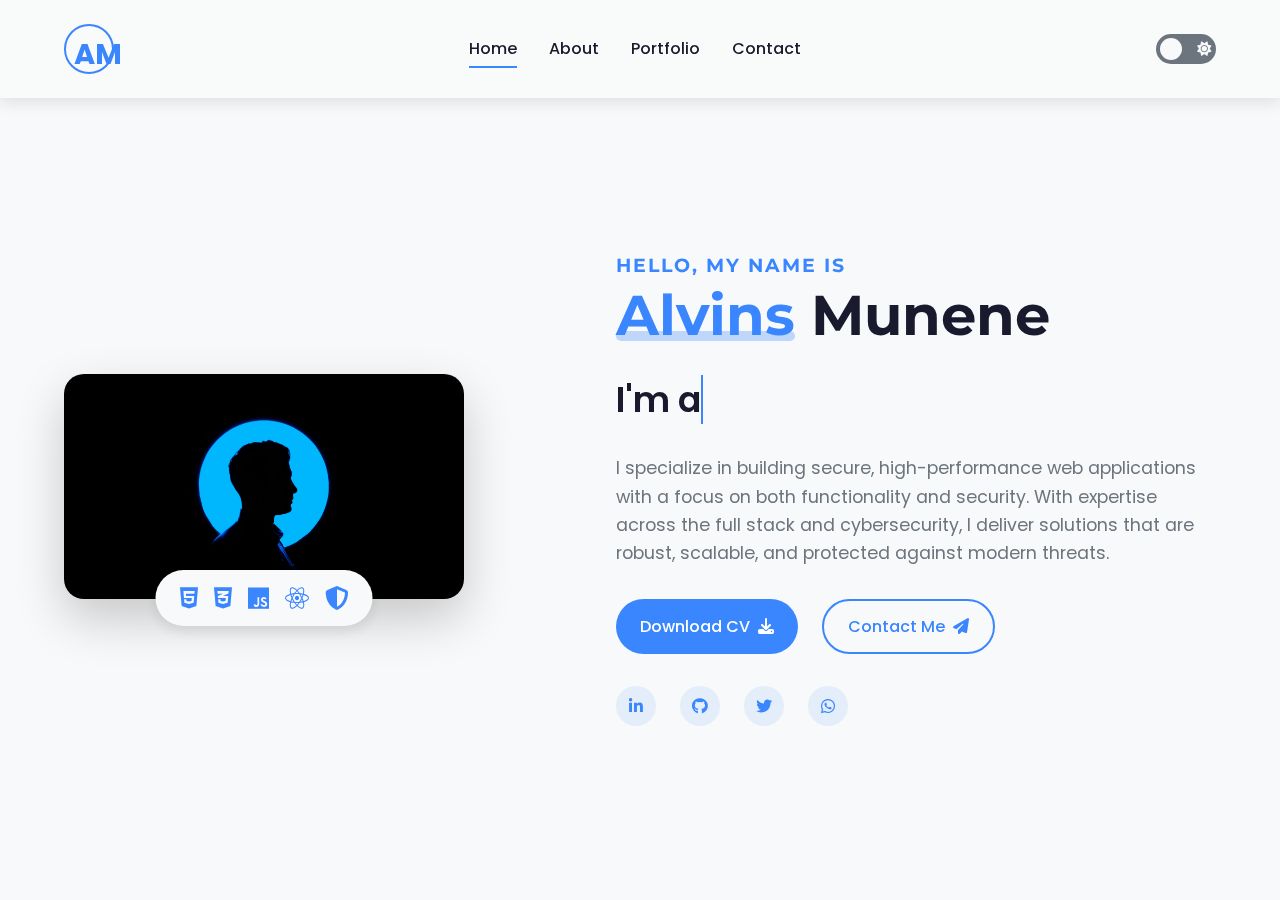
<file: index.html>
<!DOCTYPE html>
<html lang="en">
<head>
    <meta charset="UTF-8">
    <meta http-equiv="X-UA-Compatible" content="IE=edge">
    <meta name="viewport" content="width=device-width, initial-scale=1.0">
    <meta name="description" content="Professional portfolio of Alvins Munene, Full Stack Web Developer and Cybersecurity Specialist">
    <title>Alvins Munene | Full Stack Developer & Cybersecurity Specialist</title>
    
    <!-- CSS -->
    <link rel="stylesheet" href="styles/styles.css">
    
    <!-- Google Fonts -->
    <link rel="preconnect" href="https://fonts.googleapis.com">
    <link rel="preconnect" href="https://fonts.gstatic.com" crossorigin>
    <link href="https://fonts.googleapis.com/css2?family=Poppins:wght@300;400;500;600;700&family=Montserrat:wght@400;600;700&display=swap" rel="stylesheet">
    
    <!-- Font Awesome -->
    <link rel="stylesheet" href="https://cdnjs.cloudflare.com/ajax/libs/font-awesome/6.4.0/css/all.min.css">
    
    <!-- AOS Animation Library -->
    <link href="https://unpkg.com/aos@2.3.1/dist/aos.css" rel="stylesheet">
    
    <!-- Favicon -->
    <link rel="icon" type="image/png" href="img/favicon.png">
</head>
<body class="main-content light-mode">
    <!-- Navigation -->
    <nav class="navbar">
        <div class="logo">
            <a href="index.html" class="logo-link">AM</a>
        </div>
        
        <ul class="nav-links">
            <li><a href="index.html" class="nav-link active">Home</a></li>
            <li><a href="about.html" class="nav-link">About</a></li>
            <li><a href="portfolio.html" class="nav-link">Portfolio</a></li>
            <li><a href="contact.html" class="nav-link">Contact</a></li>
        </ul>
        
        <div class="theme-toggle">
            <i class="fas fa-moon"></i>
            <i class="fas fa-sun"></i>
            <div class="toggle-ball"></div>
        </div>
        
        <div class="hamburger">
            <span class="bar"></span>
            <span class="bar"></span>
            <span class="bar"></span>
        </div>
    </nav>
    
    <!-- Hero Section -->
    <header class="hero" id="home" role="banner">
        <div class="hero-content">
            <div class="profile-image-container" data-aos="fade-right" data-aos-duration="1000">
                <img src="images/1.jpeg" alt="Portrait of Alvins Munene" class="profile-image">
                <div class="tech-icons">
                    <i class="fab fa-html5" data-aos="fade-up" data-aos-delay="200"></i>
                    <i class="fab fa-css3-alt" data-aos="fade-up" data-aos-delay="300"></i>
                    <i class="fab fa-js" data-aos="fade-up" data-aos-delay="400"></i>
                    <i class="fab fa-react" data-aos="fade-up" data-aos-delay="500"></i>
                    <i class="fas fa-shield-alt" data-aos="fade-up" data-aos-delay="600"></i>
                </div>
            </div>
            <div class="hero-text" data-aos="fade-left" data-aos-duration="1000">
                <h4 class="greeting">HELLO, MY NAME IS</h4>
                <h1 class="name">
                    <span class="name-highlight">Alvins</span> Munene
                </h1>
                <div class="animated-text">
                    <span class="text first-text">I'm a </span>
                    <span class="text sec-text"></span>
                </div>
                <p class="professional-description">
                    I specialize in building secure, high-performance web applications with a focus on both functionality and security. With expertise across the full stack and cybersecurity, I deliver solutions that are robust, scalable, and protected against modern threats.
                </p>
                <div class="hero-buttons">
                    <a href="#" class="main-btn" aria-label="Download CV">
                        <span class="btn-text">Download CV</span>
                        <span class="btn-icon"><i class="fas fa-download" aria-hidden="true"></i></span>
                    </a>
                    <a href="contact.html" class="secondary-btn" aria-label="Contact Me">
                        <span class="btn-text">Contact Me</span>
                        <span class="btn-icon"><i class="fas fa-paper-plane" aria-hidden="true"></i></span>
                    </a>
                </div>
                <div class="social-icons">
                    <a href="https://www.linkedin.com/in/alvins-munene-b25236327/" aria-label="LinkedIn"><i class="fab fa-linkedin-in"></i></a>
                    <a href="https://github.com/Gameslayerke" aria-label="GitHub"><i class="fab fa-github"></i></a>
                    <a href="https://x.com/shadow_cat726?t=b_bh89DktNsbBLDM2UKkew&s=09" aria-label="Twitter"><i class="fab fa-twitter"></i></a>
                    <a href="https://wa.me/254110447217" target="_blank" aria-label="WhatsApp">
                        <i class="fab fa-whatsapp"></i>
                    </a>   
                </div>
            </div>
        </div>
        <!-- <div class="scroll-down">
            <span class="scroll-text">Scroll Down</span>
            <i class="fas fa-chevron-down"></i>
        </div> -->
    </header>
    <body>
        
    </body>
    
    <!-- Scripts -->
    <script src="https://unpkg.com/aos@2.3.1/dist/aos.js"></script>
    <script src="js/app.js"></script>
</body>
</html>
</file>
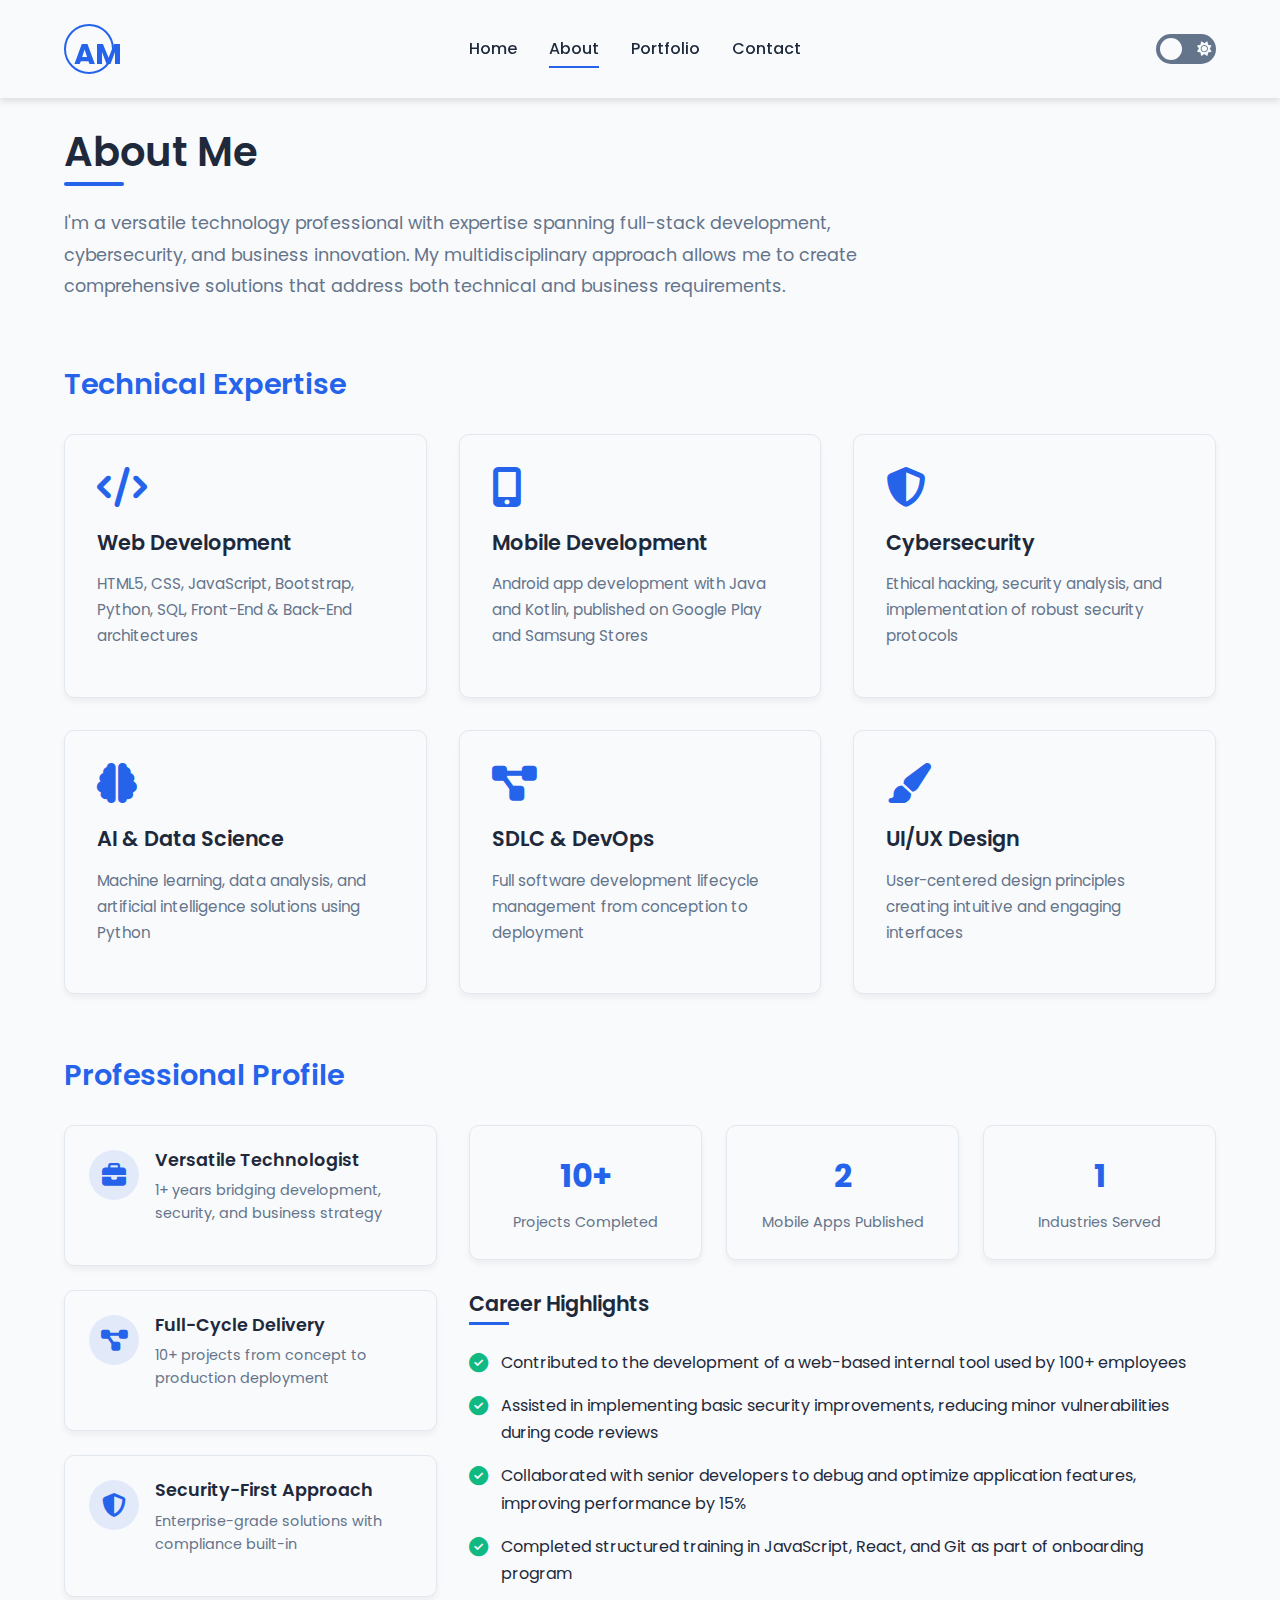
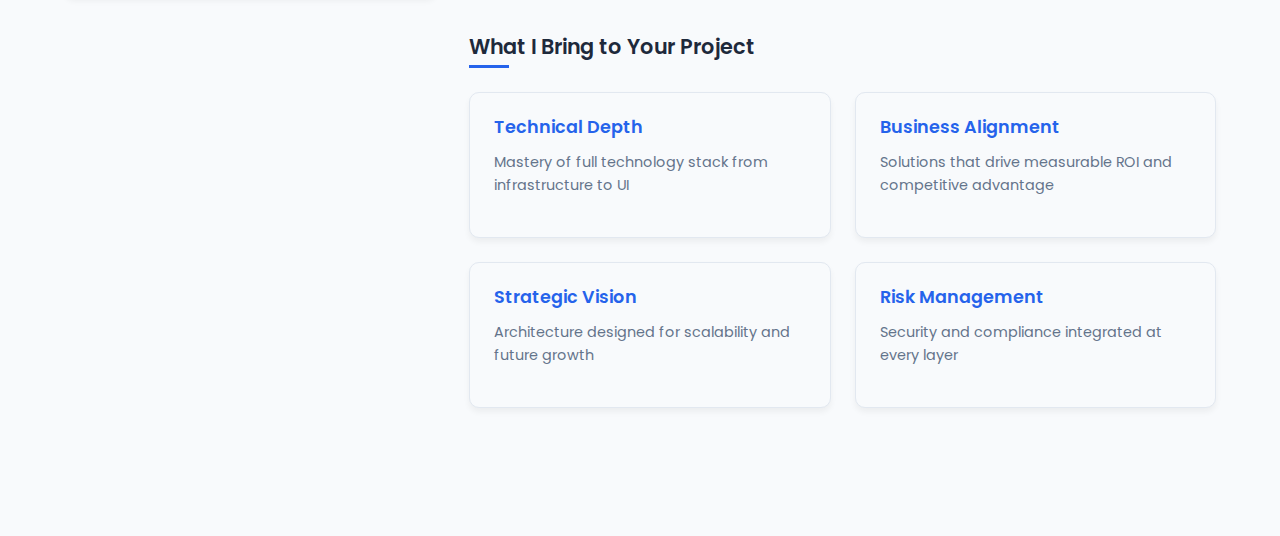
<file: about.html>
<!DOCTYPE html>
<html lang="en">
<head>
    <meta charset="UTF-8">
    <meta name="viewport" content="width=device-width, initial-scale=1.0">
    <meta name="description" content="Alvin Munene - Full Stack Developer & Cybersecurity Specialist portfolio">
    <title>Alvin Munene | Full Stack Developer & Cybersecurity Specialist</title>
    <link rel="stylesheet" href="https://cdnjs.cloudflare.com/ajax/libs/font-awesome/6.4.0/css/all.min.css">
    <link href="https://fonts.googleapis.com/css2?family=Poppins:wght@300;400;500;600;700&display=swap" rel="stylesheet">
    <link rel="stylesheet" href="styles/styles1.css">

</head>
<body>
    <header class="header">
        <nav class="navbar container">
            <a href="index.html" class="logo">AM</a>
            <div class="nav-menu">
                <ul class="nav-list">
                    <li class="nav-item"><a href="index.html" class="nav-link">Home</a></li>
                    <li class="nav-item"><a href="about.html" class="nav-link active">About</a></li>
                    <li class="nav-item"><a href="portfolio.html" class="nav-link">Portfolio</a></li>
                    <li class="nav-item"><a href="contact.html" class="nav-link">Contact</a></li>
                </ul>

            </div>

            <div class="theme-toggle">
                <i class="fas fa-moon"></i>
                <i class="fas fa-sun"></i>
                <div class="toggle-ball"></div>
            </div>
            
            <div class="hamburger">
                <span class="bar"></span>
                <span class="bar"></span>
                <span class="bar"></span>
            </div>
            
        </nav>
    </header>

    <main class="about-section container">
        <section class="about-content">
            <h1 class="section-title">About Me</h1>
            <p class="about-intro">
                I'm a versatile technology professional with expertise spanning full-stack development, cybersecurity, and business innovation. My multidisciplinary approach allows me to create comprehensive solutions that address both technical and business requirements.
            </p>
            
            <div class="expertise-section">
                <h2 class="subsection-title">Technical Expertise</h2>
                <div class="expertise-grid">
                    <div class="expertise-card">
                        <i class="fas fa-code expertise-icon"></i>
                        <h3>Web Development</h3>
                        <p>HTML5, CSS, JavaScript, Bootstrap, Python, SQL, Front-End & Back-End architectures</p>
                    </div>
                    <div class="expertise-card">
                        <i class="fas fa-mobile-alt expertise-icon"></i>
                        <h3>Mobile Development</h3>
                        <p>Android app development with Java and Kotlin, published on Google Play and Samsung Stores</p>
                    </div>
                    <div class="expertise-card">
                        <i class="fas fa-shield-alt expertise-icon"></i>
                        <h3>Cybersecurity</h3>
                        <p>Ethical hacking, security analysis, and implementation of robust security protocols</p>
                    </div>
                    <div class="expertise-card">
                        <i class="fas fa-brain expertise-icon"></i>
                        <h3>AI & Data Science</h3>
                        <p>Machine learning, data analysis, and artificial intelligence solutions using Python</p>
                    </div>
                    <div class="expertise-card">
                        <i class="fas fa-project-diagram expertise-icon"></i>
                        <h3>SDLC & DevOps</h3>
                        <p>Full software development lifecycle management from conception to deployment</p>
                    </div>
                    <div class="expertise-card">
                        <i class="fas fa-paint-brush expertise-icon"></i>
                        <h3>UI/UX Design</h3>
                        <p>User-centered design principles creating intuitive and engaging interfaces</p>
                    </div>
                </div>
            </div>
            
            <div class="professional-profile">
                <h2 class="subsection-title">Professional Profile</h2>
                <div class="profile-summary">
                    <div class="profile-highlights">
                        <div class="highlight-card">
                            <div class="highlight-icon">
                                <i class="fas fa-briefcase"></i>
                            </div>
                            <div class="highlight-content">
                                <h3>Versatile Technologist</h3>
                                <p>1+ years bridging development, security, and business strategy</p>
                            </div>
                        </div>
                        <div class="highlight-card">
                            <div class="highlight-icon">
                                <i class="fas fa-project-diagram"></i>
                            </div>
                            <div class="highlight-content">
                                <h3>Full-Cycle Delivery</h3>
                                <p>10+ projects from concept to production deployment</p>
                            </div>
                        </div>
                        <div class="highlight-card">
                            <div class="highlight-icon">
                                <i class="fas fa-shield-alt"></i>
                            </div>
                            <div class="highlight-content">
                                <h3>Security-First Approach</h3>
                                <p>Enterprise-grade solutions with compliance built-in</p>
                            </div>
                        </div>
                    </div>
                    <div class="profile-details">
                        <div class="experience-metrics">
                            <div class="metric">
                                <span class="metric-value">10+</span>
                                <span class="metric-label">Projects Completed</span>
                            </div>
                            <div class="metric">
                                <span class="metric-value">2</span>
                                <span class="metric-label">Mobile Apps Published</span>
                            </div>
                            <div class="metric">
                                <span class="metric-value">1</span>
                                <span class="metric-label">Industries Served</span>
                            </div>
                        </div>
                        <div class="career-highlights">
                            <h3 class="highlights-title">Career Highlights</h3>
                            <ul class="achievement-list">
                                <li class="achievement-item">
                                    <i class="fas fa-check-circle achievement-icon"></i>
                                    <span>Contributed to the development of a web-based internal tool used by 100+ employees</span>
                                </li>
                                <li class="achievement-item">
                                    <i class="fas fa-check-circle achievement-icon"></i>
                                    <span>Assisted in implementing basic security improvements, reducing minor vulnerabilities during code reviews</span>
                                </li>
                                <li class="achievement-item">
                                    <i class="fas fa-check-circle achievement-icon"></i>
                                    <span>Collaborated with senior developers to debug and optimize application features, improving performance by 15%</span>
                                </li>
                                <li class="achievement-item">
                                    <i class="fas fa-check-circle achievement-icon"></i>
                                    <span>Completed structured training in JavaScript, React, and Git as part of onboarding program</span>
                                </li>
                            </ul>
                        </div>

                        <div class="value-proposition">
                            <h3 class="proposition-title">What I Bring to Your Project</h3>
                            <div class="proposition-grid">
                                <div class="proposition-card">
                                    <h4>Technical Depth</h4>
                                    <p>Mastery of full technology stack from infrastructure to UI</p>
                                </div>
                                <div class="proposition-card">
                                    <h4>Business Alignment</h4>
                                    <p>Solutions that drive measurable ROI and competitive advantage</p>
                                </div>
                                <div class="proposition-card">
                                    <h4>Strategic Vision</h4>
                                    <p>Architecture designed for scalability and future growth</p>
                                </div>
                                <div class="proposition-card">
                                    <h4>Risk Management</h4>
                                    <p>Security and compliance integrated at every layer</p>
                                </div>
                            </div>
                        </div>
                    </div>
                </div>
            </div>
        </section>
    </main>

    <script src="js/app.js"></script>


</body>
</html>
</file>
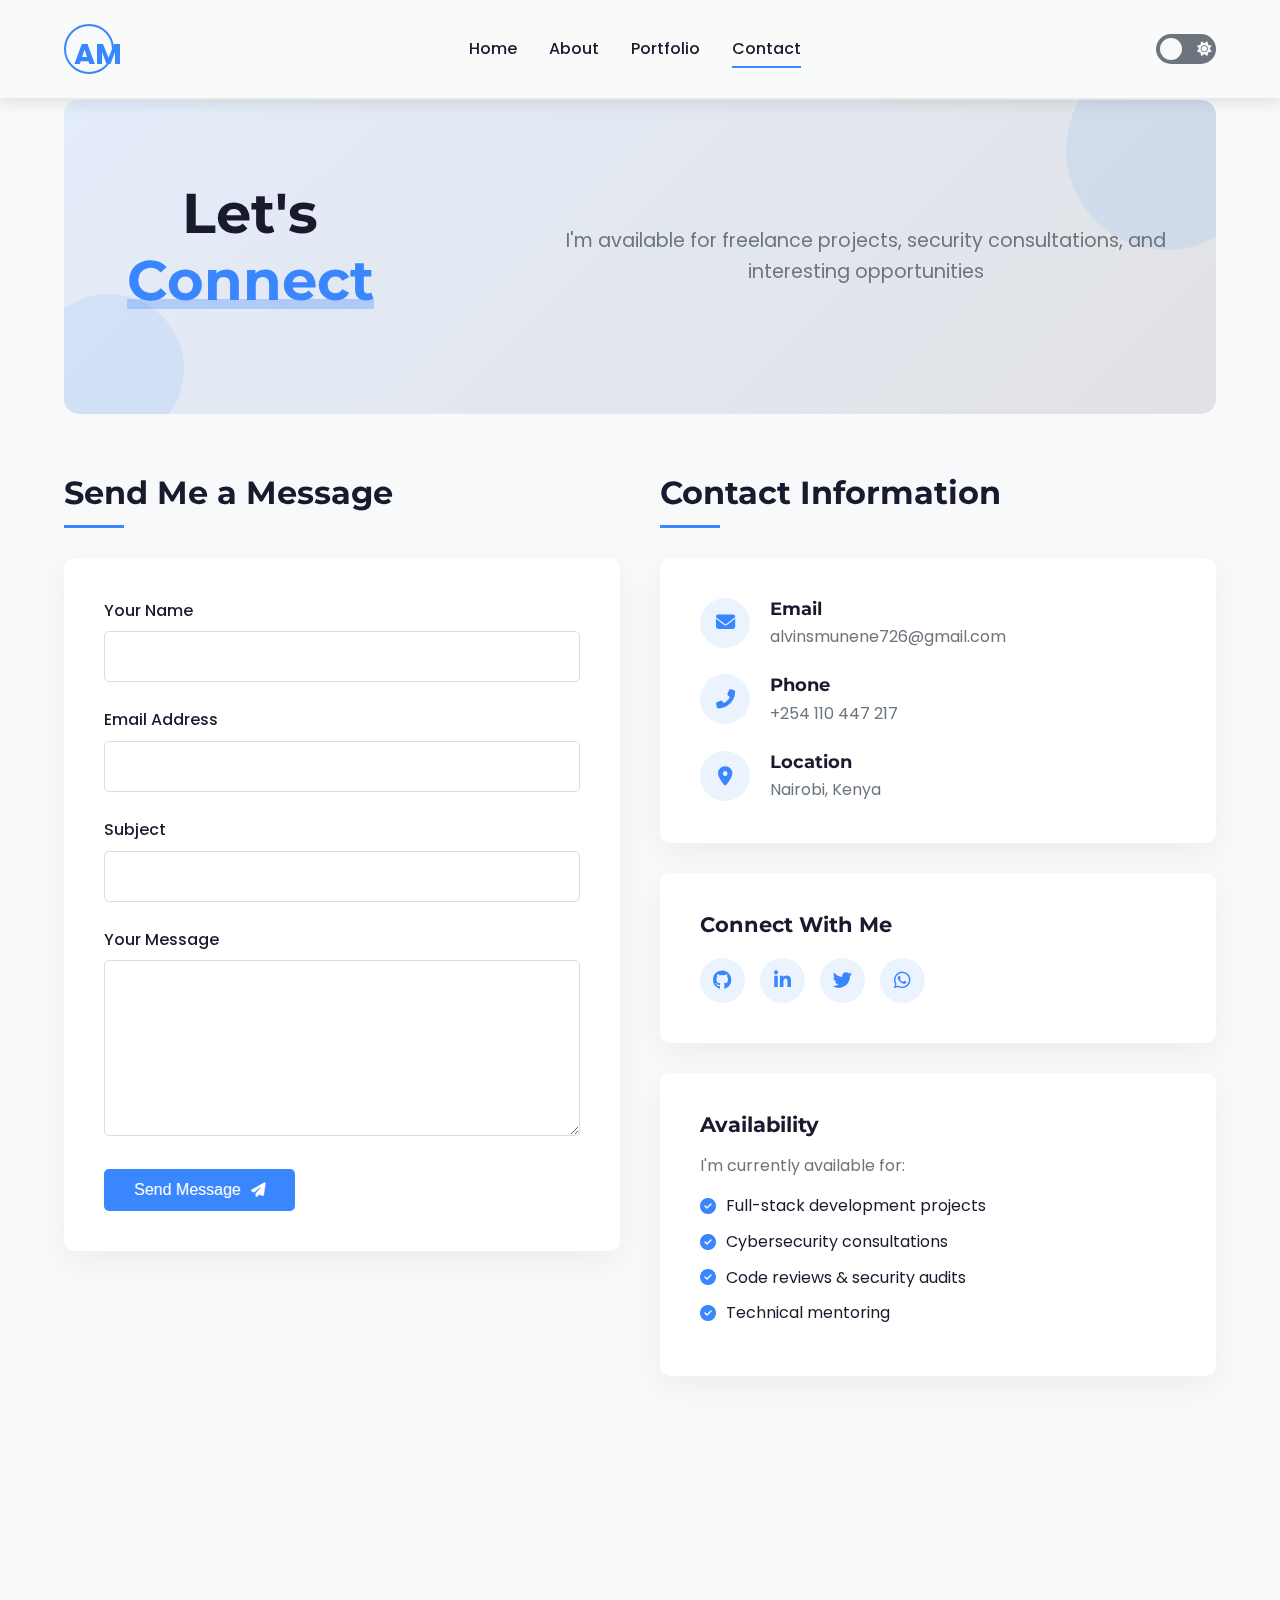
<file: contact.html>
<!DOCTYPE html>
<html lang="en">
<head>
    <meta charset="UTF-8">
    <meta http-equiv="X-UA-Compatible" content="IE=edge">
    <meta name="viewport" content="width=device-width, initial-scale=1.0">
    <meta name="description" content="Contact Alvins Munene, Full Stack Web Developer and Cybersecurity Specialist">
    <title>Contact Alvins Munene | Full Stack Developer & Cybersecurity Specialist</title>
    
    <!-- CSS -->
    <link rel="stylesheet" href="styles/styles.css">
    <link rel="stylesheet" href="styles/contact.css">
    
    <!-- Google Fonts -->
    <link rel="preconnect" href="https://fonts.googleapis.com">
    <link rel="preconnect" href="https://fonts.gstatic.com" crossorigin>
    <link href="https://fonts.googleapis.com/css2?family=Poppins:wght@300;400;500;600;700&family=Montserrat:wght@400;600;700&display=swap" rel="stylesheet">
    
    <!-- Font Awesome -->
    <link rel="stylesheet" href="https://cdnjs.cloudflare.com/ajax/libs/font-awesome/6.4.0/css/all.min.css">
    
    <!-- AOS Animation Library -->
    <link href="https://unpkg.com/aos@2.3.1/dist/aos.css" rel="stylesheet">
    
    <!-- Favicon -->
    <link rel="icon" type="image/png" href="img/favicon.png">
</head>
<body class="main-content light-mode">
    <!-- Navigation (same as your existing navbar) -->
    <nav class="navbar">
        <div class="logo">
            <a href="#home" class="logo-link">AM</a>
        </div>
        
        <ul class="nav-links">
            <li><a href="index.html" class="nav-link">Home</a></li>
            <li><a href="about.html" class="nav-link">About</a></li>
            <li><a href="portfolio.html" class="nav-link">Portfolio</a></li>
            <li><a href="contact.html" class="nav-link active">Contact</a></li>
        </ul>
        
        <div class="theme-toggle">
            <i class="fas fa-moon"></i>
            <i class="fas fa-sun"></i>
            <div class="toggle-ball"></div>
        </div>
        
        <div class="hamburger">
            <span class="bar"></span>
            <span class="bar"></span>
            <span class="bar"></span>
        </div>
    </nav>

    <!-- Contact Main Content -->
    <main class="contact-container">
        <!-- Hero Section -->
        <section class="contact-hero" data-aos="fade-in">
            <div class="hero-content">
                <h1>Let's <span class="highlight">Connect</span></h1>
                <p>I'm available for freelance projects, security consultations, and interesting opportunities</p>
            </div>
        </section>

        <!-- Contact Grid -->
        <div class="contact-grid">
            <!-- Contact Form -->
            <section class="contact-form-section" data-aos="fade-right">
                <h2 class="section-title">Send Me a Message</h2>
                <form id="contactForm" class="contact-form">
                    <div class="form-group">
                        <label for="name">Your Name</label>
                        <input type="text" id="name" name="full_name" required>
                    </div>
                    <div class="form-group">
                        <label for="email">Email Address</label>
                        <input type="email" id="email" name="email" required>
                    </div>
                    <div class="form-group">
                        <label for="subject">Subject</label>
                        <input type="text" id="subject" name="subject" required>
                    </div>
                    <div class="form-group">
                        <label for="message">Your Message</label>
                        <textarea id="message" name="message" rows="6" required></textarea>
                    </div>
                    <div class="form-group">
                        <div class="h-captcha" data-sitekey="your-site-key"></div>
                    </div>
                    <button type="submit" class="submit-btn">Send Message <i class="fas fa-paper-plane"></i></button>
                </form>

            </section>

            <!-- Contact Info -->
            <section class="contact-info-section" data-aos="fade-left">
                <h2 class="section-title">Contact Information</h2>
                <div class="contact-info-card">
                    <div class="info-item">
                        <div class="info-icon">
                            <i class="fas fa-envelope"></i>
                        </div>
                        <div class="info-content">
                            <h3>Email</h3>
                            <a href="mailto:alvinsmunene726@gmail.com">alvinsmunene726@gmail.com</a>
                        </div>
                    </div>
                    <div class="info-item">
                        <div class="info-icon">
                            <i class="fas fa-phone-alt"></i>
                        </div>
                        <div class="info-content">
                            <h3>Phone</h3>
                            <a href="tel:+254110447217">+254 110 447 217</a>
                        </div>
                    </div>
                    <div class="info-item">
                        <div class="info-icon">
                            <i class="fas fa-map-marker-alt"></i>
                        </div>
                        <div class="info-content">
                            <h3>Location</h3>
                            <p>Nairobi, Kenya</p>
                        </div>
                    </div>
                </div>

                <div class="social-links">
                    <h3>Connect With Me</h3>
                    <div class="social-icons">
                        <a href="https://github.com/Gameslayerke" target="_blank" aria-label="GitHub">
                            <i class="fab fa-github"></i>
                        </a>
                        <a href="https://www.linkedin.com/in/alvins-munene-b25236327/" target="_blank" aria-label="LinkedIn">
                            <i class="fab fa-linkedin-in"></i>
                        </a>
                        <a href="https://x.com/shadow_cat726?t=b_bh89DktNsbBLDM2UKkew&s=09" target="_blank" aria-label="Twitter">
                            <i class="fab fa-twitter"></i>
                        </a>
                        <!-- <a href="https://medium.com/@yourusername" target="_blank" aria-label="Medium">
                            <i class="fab fa-medium-m"></i>
                        </a>
                        <a href="https://stackoverflow.com/users/youruserid" target="_blank" aria-label="Stack Overflow">
                            <i class="fab fa-stack-overflow"></i>
                        </a> -->
                        <a href="https://wa.me/254110447217" target="_blank" aria-label="WhatsApp">
                            <i class="fab fa-whatsapp"></i>
                        </a>
                    </div>

                </div>

                <div class="availability">
                    <h3>Availability</h3>
                    <p>I'm currently available for:</p>
                    <ul class="availability-list">
                        <li><i class="fas fa-check-circle"></i> Full-stack development projects</li>
                        <li><i class="fas fa-check-circle"></i> Cybersecurity consultations</li>
                        <li><i class="fas fa-check-circle"></i> Code reviews & security audits</li>
                        <li><i class="fas fa-check-circle"></i> Technical mentoring</li>
                    </ul>
                </div>
            </section>
        </div>

        <!-- Map Section -->
        <section class="map-section" data-aos="fade-up">
            <h2 class="section-title">My Location</h2>
            <div class="map-container">
                <iframe src="https://www.google.com/maps/embed?pb=!1m18!1m12!1m3!1d3988.8084770384894!2d36.82118931475397!3d-1.288385835980925!2m3!1f0!2f0!3f0!3m2!1i1024!2i768!4f13.1!3m3!1m2!1s0x182f10d664f5b7c9%3A0x1d3f4a1b0b5b0b5b!2sNairobi%2C%20Kenya!5e0!3m2!1sen!2ske!4v1620000000000!5m2!1sen!2ske" width="600" height="450" style="border:0;" allowfullscreen="" loading="lazy"></iframe>
            </div>
        </section>
    </main>

    <!-- Scripts -->
    <script src="https://unpkg.com/aos@2.3.1/dist/aos.js"></script>
    <script src="js/app.js"></script>
    <script src="js/contact.js"></script>
    <script>
        AOS.init({
            duration: 800,
            easing: 'ease-in-out',
            once: true
        });
    </script>
</body>
</html>
</file>
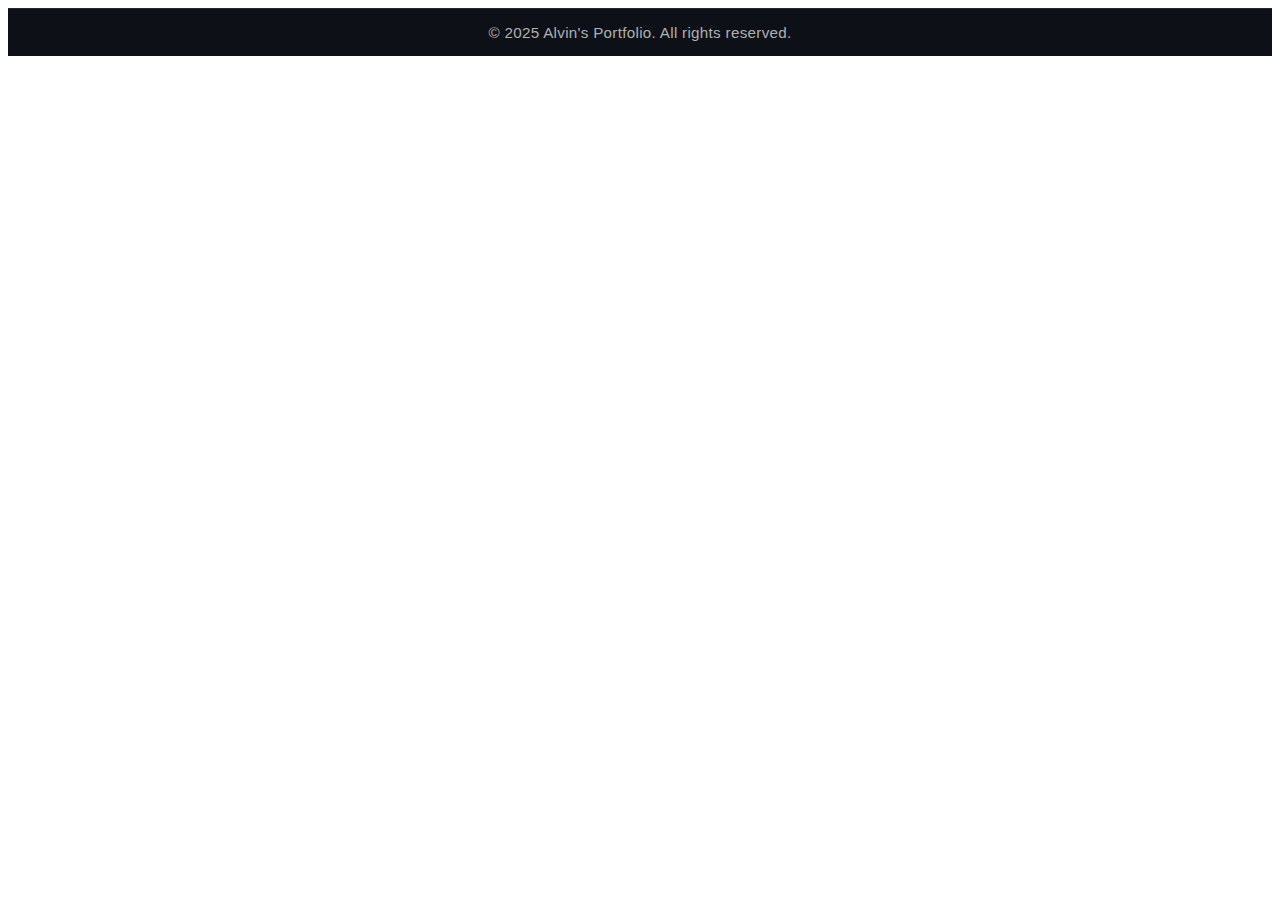
<file: footer.html>
<!DOCTYPE html>
<html lang="en">
<head>
    <meta charset="UTF-8">
    <meta name="viewport" content="width=device-width, initial-scale=1.0">
    <title>Footert</title>
    <link rel="stylesheet" href="styles/footer.css">
</head>
<body>
    
    <footer class="footer">
        <div class="container">
            <p>&copy; 2025 Alvin's Portfolio. All rights reserved.</p>
        </div>
    </footer>
</body>
</html>
</file>
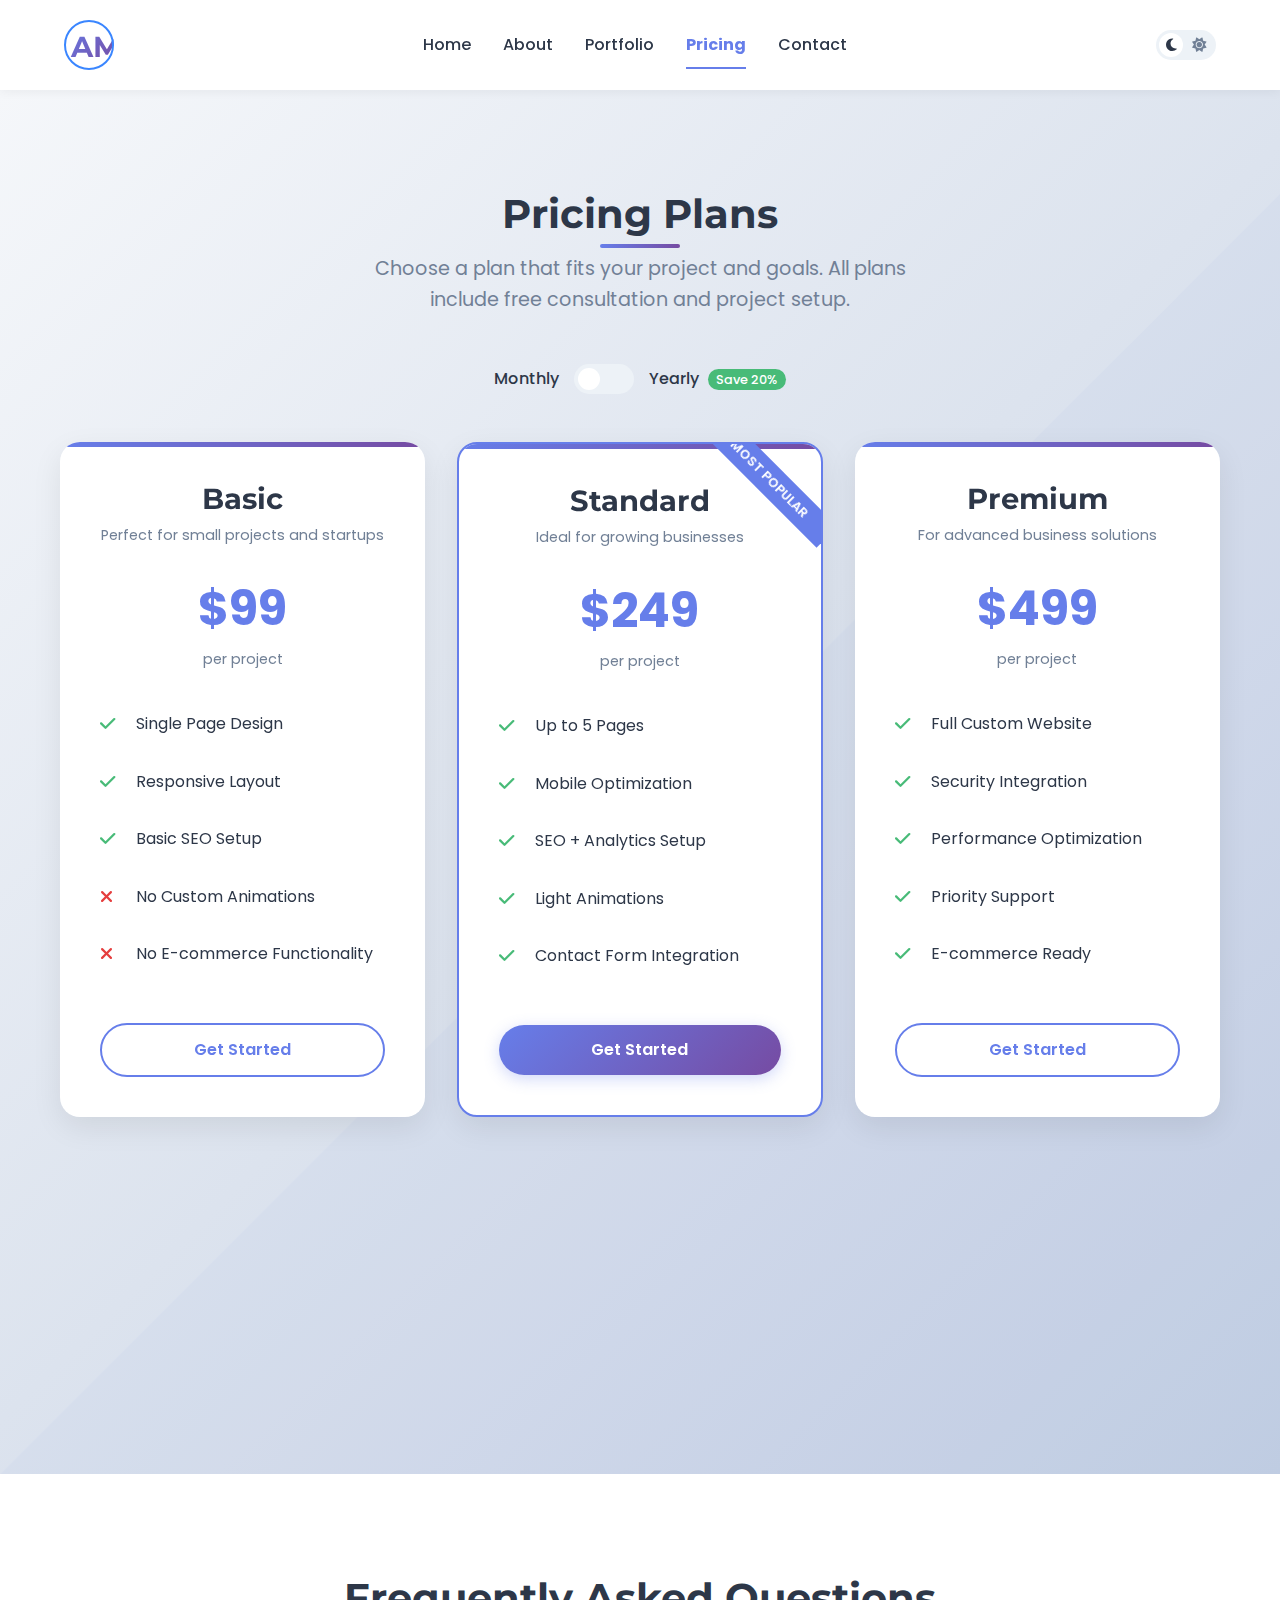
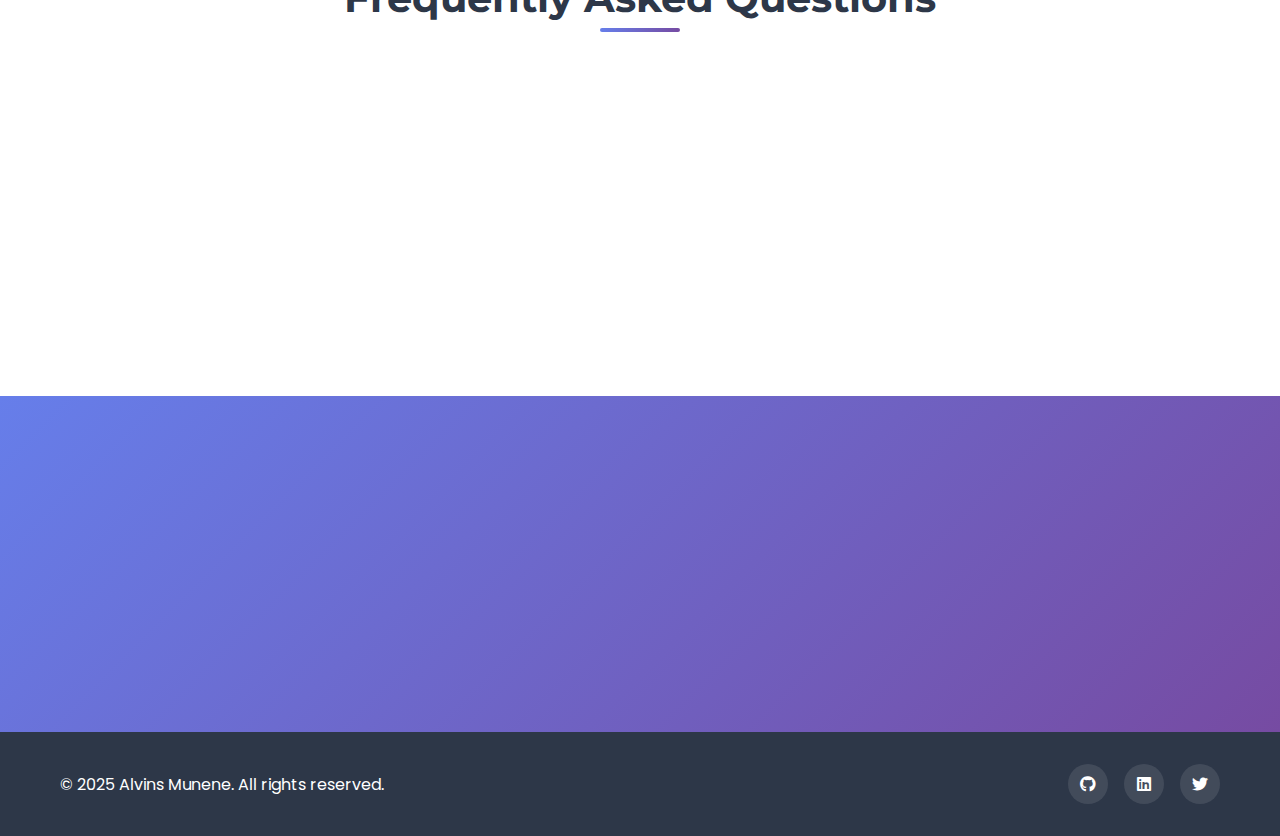
<file: pricing.html>
<!DOCTYPE html>
<html lang="en">
<head>
    <meta charset="UTF-8">
    <meta http-equiv="X-UA-Compatible" content="IE=edge">
    <meta name="viewport" content="width=device-width, initial-scale=1.0">
    <meta name="description" content="Professional portfolio of Alvins Munene, Full Stack Web Developer and Cybersecurity Specialist">
    <title>Pricing | Alvins Munene</title>
    
    <!-- CSS -->
    <link rel="stylesheet" href="styles/pricing.css">
    
    <!-- Google Fonts -->
    <link rel="preconnect" href="https://fonts.googleapis.com">
    <link rel="preconnect" href="https://fonts.gstatic.com" crossorigin>
    <link href="https://fonts.googleapis.com/css2?family=Poppins:wght@300;400;500;600;700&family=Montserrat:wght@400;600;700&display=swap" rel="stylesheet">
    
    <!-- Font Awesome -->
    <link rel="stylesheet" href="https://cdnjs.cloudflare.com/ajax/libs/font-awesome/6.4.0/css/all.min.css">
    
    <!-- AOS Animation Library -->
    <link href="https://unpkg.com/aos@2.3.1/dist/aos.css" rel="stylesheet">
    
    <!-- Favicon -->
    <link rel="icon" type="image/gif" href="images/shipping.gif">
    <link rel="stylesheet" href="styles/styles.css">
    <link rel="stylesheet" href="styles/pricing.css">
</head>
<body>

    <!-- Navbar -->
    <nav class="navbar">
        <div class="logo">
            <a href="index.html" class="logo-link">AM</a>
        </div>
        
        <ul class="nav-links">
            <li><a href="index.html" class="nav-link">Home</a></li>
            <li><a href="about.html" class="nav-link">About</a></li>
            <li><a href="portfolio.html" class="nav-link">Portfolio</a></li>
            <li><a href="pricing.html" class="nav-link active"><b>Pricing</b></a></li>
            <li><a href="contact.html" class="nav-link">Contact</a></li>
        </ul>
        
        <div class="theme-toggle">
            <i class="fas fa-moon"></i>
            <i class="fas fa-sun"></i>
            <div class="toggle-ball"></div>
        </div>
        
        <div class="hamburger">
            <span class="bar"></span>
            <span class="bar"></span>
            <span class="bar"></span>
        </div>
    </nav>

    <!-- Pricing Section -->
    <section class="pricing-section" data-aos="fade-up">
        <div class="container">
            <h2 class="section-title">Pricing Plans</h2>
            <p class="section-subtitle">Choose a plan that fits your project and goals. All plans include free consultation and project setup.</p>

            <!-- Billing Toggle -->
            <div class="billing-toggle">
                <span>Monthly</span>
                <div class="toggle-switch">
                    <input type="checkbox" id="billing-toggle">
                    <label for="billing-toggle" class="toggle-slider"></label>
                </div>
                <span>Yearly <span class="discount-badge">Save 20%</span></span>
            </div>

            <div class="pricing-container">
                <!-- Basic Plan -->
                <div class="pricing-card" data-aos="fade-up" data-aos-delay="100">
                    <div class="card-header">
                        <h3>Basic</h3>
                        <p class="card-description">Perfect for small projects and startups</p>
                    </div>
                    <div class="price-wrapper">
                        <p class="price"><span>$99</span></p>
                        <p class="price-desc">per project</p>
                    </div>
                    <ul class="pricing-features">
                        <li><i class="fas fa-check"></i> Single Page Design</li>
                        <li><i class="fas fa-check"></i> Responsive Layout</li>
                        <li><i class="fas fa-check"></i> Basic SEO Setup</li>
                        <li><i class="fas fa-times"></i> No Custom Animations</li>
                        <li><i class="fas fa-times"></i> No E-commerce Functionality</li>
                    </ul>
                    <a href="contact.html" class="btn btn-outline">Get Started</a>
                </div>

                <!-- Standard Plan -->
                <div class="pricing-card featured" data-aos="fade-up" data-aos-delay="200">
                    <div class="card-header">
                        <h3>Standard</h3>
                        <p class="card-description">Ideal for growing businesses</p>
                    </div>
                    <div class="price-wrapper">
                        <p class="price"><span>$249</span></p>
                        <p class="price-desc">per project</p>
                    </div>
                    <ul class="pricing-features">
                        <li><i class="fas fa-check"></i> Up to 5 Pages</li>
                        <li><i class="fas fa-check"></i> Mobile Optimization</li>
                        <li><i class="fas fa-check"></i> SEO + Analytics Setup</li>
                        <li><i class="fas fa-check"></i> Light Animations</li>
                        <li><i class="fas fa-check"></i> Contact Form Integration</li>
                    </ul>
                    <a href="contact.html" class="btn btn-primary">Get Started</a>
                </div>

                <!-- Premium Plan -->
                <div class="pricing-card" data-aos="fade-up" data-aos-delay="300">
                    <div class="card-header">
                        <h3>Premium</h3>
                        <p class="card-description">For advanced business solutions</p>
                    </div>
                    <div class="price-wrapper">
                        <p class="price"><span>$499</span></p>
                        <p class="price-desc">per project</p>
                    </div>
                    <ul class="pricing-features">
                        <li><i class="fas fa-check"></i> Full Custom Website</li>
                        <li><i class="fas fa-check"></i> Security Integration</li>
                        <li><i class="fas fa-check"></i> Performance Optimization</li>
                        <li><i class="fas fa-check"></i> Priority Support</li>
                        <li><i class="fas fa-check"></i> E-commerce Ready</li>
                    </ul>
                    <a href="contact.html" class="btn btn-outline">Get Started</a>
                </div>
            </div>

            <!-- Additional Info -->
            <div class="pricing-info" data-aos="fade-up" data-aos-delay="400">
                <div class="info-card">
                    <i class="fas fa-sync-alt"></i>
                    <h4>Flexible Payments</h4>
                    <p>Pay in installments with our flexible payment plans</p>
                </div>
                <div class="info-card">
                    <i class="fas fa-shield-alt"></i>
                    <h4>Security First</h4>
                    <p>All projects include basic security implementation</p>
                </div>
                <div class="info-card">
                    <i class="fas fa-headset"></i>
                    <h4>Support Included</h4>
                    <p>30 days of free support after project completion</p>
                </div>
            </div>
        </div>
    </section>

    <!-- FAQ Section -->
    <section class="faq-section">
        <div class="container">
            <h2 class="section-title">Frequently Asked Questions</h2>
            <div class="faq-container">
                <div class="faq-item" data-aos="fade-up">
                    <div class="faq-question">
                        <h4>What's included in the pricing?</h4>
                        <i class="fas fa-chevron-down"></i>
                    </div>
                    <div class="faq-answer">
                        <p>All pricing includes design, development, testing, and deployment. Additional services like content creation, premium stock images, or third-party integrations may incur extra costs.</p>
                    </div>
                </div>
                <div class="faq-item" data-aos="fade-up" data-aos-delay="100">
                    <div class="faq-question">
                        <h4>How long does a project typically take?</h4>
                        <i class="fas fa-chevron-down"></i>
                    </div>
                    <div class="faq-answer">
                        <p>Basic projects take 1-2 weeks, Standard projects 2-4 weeks, and Premium projects 4-6 weeks. Timelines may vary based on project complexity and client responsiveness.</p>
                    </div>
                </div>
                <div class="faq-item" data-aos="fade-up" data-aos-delay="200">
                    <div class="faq-question">
                        <h4>Do you offer ongoing maintenance?</h4>
                        <i class="fas fa-chevron-down"></i>
                    </div>
                    <div class="faq-answer">
                        <p>Yes, we offer maintenance plans starting at $50/month for updates, security monitoring, and minor changes. This is optional but recommended for long-term website health.</p>
                    </div>
                </div>
            </div>
        </div>
    </section>

    <!-- CTA Section -->
    <section class="cta-section">
        <div class="container" data-aos="fade-up">
            <h2>Ready to Start Your Project?</h2>
            <p>Contact me today for a free consultation and project estimate</p>
            <a href="contact.html" class="btn btn-primary">Get Free Consultation</a>
        </div>
    </section>

    <!-- Footer -->
    <footer class="footer">
        <div class="container">
            <p>&copy; 2025 Alvins Munene. All rights reserved.</p>
            <div class="social-links">
                <a href="#"><i class="fab fa-github"></i></a>
                <a href="#"><i class="fab fa-linkedin"></i></a>
                <a href="#"><i class="fab fa-twitter"></i></a>
            </div>
        </div>
    </footer>

    <!-- Scripts -->
    <script src="https://unpkg.com/aos@2.3.1/dist/aos.js"></script>
    <script>
        AOS.init({
            duration: 800,
            offset: 100,
        });

        // FAQ toggle functionality
        document.querySelectorAll('.faq-question').forEach(question => {
            question.addEventListener('click', () => {
                const faqItem = question.parentElement;
                faqItem.classList.toggle('active');
            });
        });

        // Billing toggle functionality
        const billingToggle = document.getElementById('billing-toggle');
        billingToggle.addEventListener('change', function() {
            const prices = document.querySelectorAll('.price span');
            if (this.checked) {
                // Yearly pricing (with 20% discount)
                prices[0].textContent = '$79';
                prices[1].textContent = '$199';
                prices[2].textContent = '$399';
            } else {
                // Monthly pricing
                prices[0].textContent = '$99';
                prices[1].textContent = '$249';
                prices[2].textContent = '$499';
            }
        });
    </script>
    <script src="js/app.js"></script>
    <script src="https://unpkg.com/aos@2.3.1/dist/aos.js"></script>


</body>
</html>
</file>
<file: styles/styles.css>
/* Base Styles */
:root {
    --primary-color: #3a86ff;
    --primary-dark: #2667cc;
    --secondary-color: #8338ec;
    --accent-color: #ff006e;
    --dark-color: #1a1a2e;
    --light-color: #f8f9fa;
    --gray-color: #6c757d;
    --success-color: #28a745;
    --danger-color: #dc3545;
    --warning-color: #fd7e14;
    --info-color: #17a2b8;
    
    --font-primary: 'Poppins', sans-serif;
    --font-secondary: 'Montserrat', sans-serif;
    
    --transition: all 0.3s ease;
    --shadow: 0 5px 15px rgba(0, 0, 0, 0.1);
    --shadow-hover: 0 8px 25px rgba(0, 0, 0, 0.2);
}

/* Dark Mode Variables */
.dark-mode {
    --dark-color: #f8f9fa;
    --light-color: #1a1a2e;
    --gray-color: #adb5bd;
}

* {
    margin: 0;
    padding: 0;
    box-sizing: border-box;
}

html {
    scroll-behavior: smooth;
}

body {
    font-family: var(--font-primary);
    background-color: var(--light-color);
    color: var(--dark-color);
    line-height: 1.6;
    transition: var(--transition);
    overflow-x: hidden;
}

/* Typography */
h1, h2, h3, h4, h5, h6 {
    font-family: var(--font-secondary);
    font-weight: 700;
    line-height: 1.2;
}

a {
    text-decoration: none;
    color: inherit;
    transition: var(--transition);
}

/* Navigation */
.navbar {
    display: flex;
    justify-content: space-between;
    align-items: center;
    padding: 1.5rem 5%;
    position: fixed;
    width: 100%;
    top: 0;
    z-index: 1000;
    background-color: rgba(248, 249, 250, 0.9);
    backdrop-filter: blur(10px);
    box-shadow: var(--shadow);
    transition: var(--transition);
}

.dark-mode .navbar {
    background-color: rgba(26, 26, 46, 0.9);
}

.logo-link {
    font-size: 1.8rem;
    font-weight: 700;
    color: var(--primary-color);
    display: inline-block;
    padding: 0.5rem;
    border: 2px solid var(--primary-color);
    border-radius: 50%;
    width: 50px;
    height: 50px;
    text-align: center;
    line-height: 40px;
    transition: var(--transition);
}

.logo-link:hover {
    background-color: var(--primary-color);
    color: var(--light-color);
    transform: rotate(15deg);
}

.nav-links {
    display: flex;
    list-style: none;
    gap: 2rem;
}

.nav-link {
    position: relative;
    padding: 0.5rem 0;
    font-weight: 500;
}

.nav-link::after {
    content: '';
    position: absolute;
    bottom: 0;
    left: 0;
    width: 0;
    height: 2px;
    background-color: var(--primary-color);
    transition: var(--transition);
}

.nav-link:hover::after,
.nav-link.active::after {
    width: 100%;
}

.theme-toggle {
    position: relative;
    width: 60px;
    height: 30px;
    background-color: var(--gray-color);
    border-radius: 30px;
    cursor: pointer;
    display: flex;
    align-items: center;
    justify-content: space-between;
    padding: 0 5px;
}

.theme-toggle i {
    color: var(--light-color);
    font-size: 0.9rem;
}

.toggle-ball {
    position: absolute;
    width: 22px;
    height: 22px;
    background-color: var(--light-color);
    border-radius: 50%;
    left: 4px;
    transition: transform 0.3s ease;
}

.dark-mode .toggle-ball {
    transform: translateX(30px);
}

.hamburger {
    display: none;
    cursor: pointer;
    flex-direction: column;
    gap: 5px;
}

.hamburger .bar {
    width: 25px;
    height: 3px;
    background-color: var(--dark-color);
    transition: var(--transition);
}

.dark-mode .hamburger .bar {
    background-color: var(--light-color);
}

/* Hero Section */
.hero {
    min-height: 100vh;
    display: flex;
    align-items: center;
    padding: 0 5%;
    padding-top: 80px;
    position: relative;
    overflow: hidden;
}

.hero-content {
    display: flex;
    align-items: center;
    justify-content: space-between;
    width: 100%;
    gap: 5rem;
}

.profile-image-container {
    position: relative;
    flex: 1;
    max-width: 400px;
}

.profile-image {
    width: 100%;
    border-radius: 20px;
    box-shadow: 0 20px 50px rgba(0, 0, 0, 0.2);
    transition: var(--transition);
    z-index: 1;
    position: relative;
}

.profile-image:hover {
    transform: translateY(-10px);
    box-shadow: 0 30px 70px rgba(0, 0, 0, 0.3);
}

.tech-icons {
    position: absolute;
    bottom: -20px;
    left: 50%;
    transform: translateX(-50%);
    display: flex;
    gap: 1rem;
    background-color: var(--light-color);
    padding: 1rem 1.5rem;
    border-radius: 50px;
    box-shadow: var(--shadow);
    z-index: 2;
}

.tech-icons i {
    font-size: 1.5rem;
    color: var(--primary-color);
    transition: var(--transition);
}

.tech-icons i:hover {
    transform: translateY(-5px);
    color: var(--secondary-color);
}

.hero-text {
    flex: 1;
    max-width: 600px;
}

.greeting {
    font-size: 1.2rem;
    color: var(--primary-color);
    margin-bottom: 0.5rem;
    text-transform: uppercase;
    letter-spacing: 2px;
}

.name {
    font-size: 3.5rem;
    margin-bottom: 1.5rem;
    line-height: 1.1;
}

.name-highlight {
    color: var(--primary-color);
    position: relative;
    display: inline-block;
}

.name-highlight::after {
    content: '';
    position: absolute;
    bottom: 5px;
    left: 0;
    width: 100%;
    height: 10px;
    background-color: rgba(58, 134, 255, 0.3);
    z-index: -1;
    border-radius: 5px;
}

.animated-text {
    height: 60px;
    overflow: hidden;
    margin-bottom: 1.5rem;
}

.animated-text .text {
    font-size: 2.2rem;
    font-weight: 600;
    color: var(--dark-color);
    line-height: 60px;
}

.animated-text .sec-text {
    color: var(--primary-color);
    position: relative;
}

.animated-text .sec-text::before {
    content: '';
    position: absolute;
    top: 0;
    left: 0;
    height: 100%;
    width: 100%;
    background-color: var(--light-color);
    border-left: 2px solid var(--primary-color);
    animation: typing 4s steps(12) infinite;
}

.professional-description {
    margin-bottom: 2rem;
    font-size: 1.1rem;
    color: var(--gray-color);
}

.hero-buttons {
    display: flex;
    gap: 1.5rem;
    margin-bottom: 2rem;
}

.main-btn, .secondary-btn {
    display: flex;
    align-items: center;
    gap: 0.5rem;
    padding: 0.8rem 1.5rem;
    border-radius: 50px;
    font-weight: 500;
    transition: var(--transition);
}

.main-btn {
    background-color: var(--primary-color);
    color: white;
}

.main-btn:hover {
    background-color: var(--primary-dark);
    transform: translateY(-3px);
    box-shadow: var(--shadow-hover);
}

.secondary-btn {
    border: 2px solid var(--primary-color);
    color: var(--primary-color);
}

.secondary-btn:hover {
    background-color: var(--primary-color);
    color: white;
    transform: translateY(-3px);
    box-shadow: var(--shadow-hover);
}

.social-icons {
    display: flex;
    gap: 1.5rem;
}

.social-icons a {
    display: flex;
    align-items: center;
    justify-content: center;
    width: 40px;
    height: 40px;
    border-radius: 50%;
    background-color: rgba(58, 134, 255, 0.1);
    color: var(--primary-color);
    transition: var(--transition);
}

.social-icons a:hover {
    background-color: var(--primary-color);
    color: white;
    transform: translateY(-3px);
}

.scroll-down {
    position: absolute;
    bottom: 30px;
    left: 50%;
    transform: translateX(-50%);
    display: flex;
    flex-direction: column;
    align-items: center;
    color: var(--gray-color);
    cursor: pointer;
    animation: bounce 2s infinite;
}

.scroll-text {
    margin-bottom: 0.5rem;
    font-size: 0.9rem;
}

.scroll-down i {
    font-size: 1.2rem;
}

/* Animations */
@keyframes typing {
    40%, 60% {
        left: 100%;
    }
    100% {
        left: 0;
    }
}

@keyframes bounce {
    0%, 20%, 50%, 80%, 100% {
        transform: translateY(0) translateX(-50%);
    }
    40% {
        transform: translateY(-20px) translateX(-50%);
    }
    60% {
        transform: translateY(-10px) translateX(-50%);
    }
}

/* Responsive Design */
@media screen and (max-width: 992px) {
    .hero-content {
        flex-direction: column;
        text-align: center;
        gap: 3rem;
    }
    
    .profile-image-container {
        margin-bottom: 2rem;
    }
    
    .hero-text {
        display: flex;
        flex-direction: column;
        align-items: center;
    }
    
    .name {
        font-size: 2.8rem;
    }
    
    .animated-text .text {
        font-size: 1.8rem;
    }
    
    .hero-buttons {
        justify-content: center;
    }
    
    .tech-icons {
        left: 50%;
        transform: translateX(-50%);
    }
}

@media screen and (max-width: 768px) {
    .nav-links {
        position: fixed;
        top: 80px;
        left: -100%;
        width: 100%;
        height: calc(100vh - 80px);
        background-color: var(--light-color);
        flex-direction: column;
        align-items: center;
        justify-content: center;
        gap: 3rem;
        transition: var(--transition);
    }
    
    .nav-links.active {
        left: 0;
    }
    
    .dark-mode .nav-links {
        background-color: var(--dark-color);
    }
    
    .hamburger {
        display: flex;
    }
    
    .hamburger.active .bar:nth-child(1) {
        transform: translateY(8px) rotate(45deg);
    }
    
    .hamburger.active .bar:nth-child(2) {
        opacity: 0;
    }
    
    .hamburger.active .bar:nth-child(3) {
        transform: translateY(-8px) rotate(-45deg);
    }
    
    .name {
        font-size: 2.5rem;
    }
    
    .animated-text .text {
        font-size: 1.5rem;
    }
    
    .hero-buttons {
        flex-direction: column;
        gap: 1rem;
    }
    
    .main-btn, .secondary-btn {
        justify-content: center;
    }
}

@media screen and (max-width: 576px) {
    .hero {
        padding-top: 70px;
    }
    
    .name {
        font-size: 2rem;
    }
    
    .greeting {
        font-size: 1rem;
    }
    
    .animated-text {
        height: 50px;
    }
    
    .animated-text .text {
        font-size: 1.3rem;
        line-height: 50px;
    }
    
    .professional-description {
        font-size: 1rem;
    }
}
</file>
<file: styles/styles1.css>
/* styles1.css - Enhanced About Page Styling */

/* Base Variables */
:root {
    --primary-color: #2563eb;
    --primary-dark: #1d4ed8;
    --secondary-color: #7c3aed;
    --accent-color: #db2777;
    --dark-color: #1e293b;
    --light-color: #f8fafc;
    --gray-color: #64748b;
    --light-gray: #e2e8f0;
    --success-color: #10b981;
    --warning-color: #f59e0b;
    --danger-color: #ef4444;
    --info-color: #0ea5e9;
    
    --font-primary: 'Poppins', sans-serif;
    --font-secondary: 'Poppins', sans-serif;
    
    --transition: all 0.3s ease;
    --shadow: 0 4px 6px rgba(0, 0, 0, 0.1);
    --shadow-hover: 0 10px 15px rgba(0, 0, 0, 0.1);
    --card-shadow: 0 4px 6px rgba(0, 0, 0, 0.05);
    --card-shadow-hover: 0 10px 25px rgba(0, 0, 0, 0.1);
}

/* Dark Mode Variables */
.dark-mode {
    --dark-color: #f8fafc;
    --light-color: #0f172a;
    --gray-color: #94a3b8;
    --light-gray: #1e293b;
}

/* Base Styles */
* {
    margin: 0;
    padding: 0;
    box-sizing: border-box;
}

html {
    scroll-behavior: smooth;
}

body {
    font-family: var(--font-primary);
    background-color: var(--light-color);
    color: var(--dark-color);
    line-height: 1.6;
    transition: var(--transition);
    overflow-x: hidden;
}

.container {
    width: 90%;
    max-width: 1200px;
    margin: 0 auto;
    padding: 0 20px;
}

/* Typography */
h1, h2, h3, h4, h5, h6 {
    font-family: var(--font-secondary);
    font-weight: 600;
    line-height: 1.2;
    color: var(--dark-color);
}

.dark-mode h1, 
.dark-mode h2, 
.dark-mode h3, 
.dark-mode h4, 
.dark-mode h5, 
.dark-mode h6 {
    color: var(--light-color);
}

p {
    margin-bottom: 1rem;
    color: var(--gray-color);
}

a {
    text-decoration: none;
    color: inherit;
    transition: var(--transition);
}

/* Navigation */
.header {
    position: fixed;
    width: 100%;
    top: 0;
    z-index: 1000;
    background-color: rgba(248, 250, 252, 0.95);
    backdrop-filter: blur(10px);
    box-shadow: var(--shadow);
    transition: var(--transition);
}

.dark-mode .header {
    background-color: rgba(15, 23, 42, 0.95);
}

.navbar {
    display: flex;
    justify-content: space-between;
    align-items: center;
    padding: 1.5rem 0;
}

.logo {
    font-size: 1.8rem;
    font-weight: 700;
    color: var(--primary-color);
    display: inline-block;
    padding: 0.5rem;
    border: 2px solid var(--primary-color);
    border-radius: 50%;
    width: 50px;
    height: 50px;
    text-align: center;
    line-height: 40px;
    transition: var(--transition);
}

.logo:hover {
    background-color: var(--primary-color);
    color: var(--light-color);
    transform: rotate(15deg);
}

.nav-menu {
    display: flex;
    align-items: center;
    gap: 2rem;
}

.nav-list {
    display: flex;
    list-style: none;
    gap: 2rem;
}

.nav-link {
    position: relative;
    padding: 0.5rem 0;
    font-weight: 500;
    transition: var(--transition);
}

.nav-link::after {
    content: '';
    position: absolute;
    bottom: 0;
    left: 0;
    width: 0;
    height: 2px;
    background-color: var(--primary-color);
    transition: var(--transition);
}

.nav-link:hover::after,
.nav-link.active::after {
    width: 100%;
}

.theme-toggle {
    position: relative;
    width: 60px;
    height: 30px;
    background-color: var(--gray-color);
    border-radius: 30px;
    cursor: pointer;
    display: flex;
    align-items: center;
    justify-content: space-between;
    padding: 0 5px;
}

.theme-toggle i {
    color: var(--light-color);
    font-size: 0.9rem;
}

.toggle-ball {
    position: absolute;
    width: 22px;
    height: 22px;
    background-color: var(--light-color);
    border-radius: 50%;
    left: 4px;
    transition: transform 0.3s ease;
}

.dark-mode .toggle-ball {
    transform: translateX(30px);
}


.hamburger {
    display: none;
    cursor: pointer;
    flex-direction: column;
    gap: 5px;
}

.hamburger .bar {
    width: 25px;
    height: 3px;
    background-color: var(--dark-color);
    transition: var(--transition);
}
.dark-mode .hamburger .bar {
    background-color: var(--light-color);
}

/* About Section */
.about-section {
    padding: 8rem 0 4rem;
}

.section-title {
    font-size: 2.5rem;
    margin-bottom: 2rem;
    position: relative;
    display: inline-block;
}

.section-title::after {
    content: '';
    position: absolute;
    bottom: -10px;
    left: 0;
    width: 60px;
    height: 4px;
    background-color: var(--primary-color);
    border-radius: 2px;
}

.about-intro {
    font-size: 1.1rem;
    max-width: 800px;
    margin-bottom: 3rem;
    line-height: 1.8;
}

/* Expertise Section */
.expertise-section {
    margin: 4rem 0;
}

.subsection-title {
    font-size: 1.8rem;
    margin-bottom: 2rem;
    color: var(--primary-color);
}

.expertise-grid {
    display: grid;
    grid-template-columns: repeat(auto-fill, minmax(300px, 1fr));
    gap: 2rem;
    margin-bottom: 4rem;
}

.expertise-card {
    background-color: var(--light-color);
    border-radius: 10px;
    padding: 2rem;
    box-shadow: var(--card-shadow);
    transition: var(--transition);
    border: 1px solid var(--light-gray);
}

.dark-mode .expertise-card {
    background-color: var(--dark-color);
    border-color: #334155;
}

.expertise-card:hover {
    transform: translateY(-10px);
    box-shadow: var(--card-shadow-hover);
}

.expertise-icon {
    font-size: 2.5rem;
    color: var(--primary-color);
    margin-bottom: 1.5rem;
}

.expertise-card h3 {
    font-size: 1.3rem;
    margin-bottom: 1rem;
}

.expertise-card p {
    font-size: 0.95rem;
    line-height: 1.7;
}

/* Professional Profile */
.professional-profile {
    margin: 4rem 0;
}

.profile-summary {
    display: grid;
    grid-template-columns: 1fr 2fr;
    gap: 2rem;
}

.profile-highlights {
    display: flex;
    flex-direction: column;
    gap: 1.5rem;
}

.highlight-card {
    background-color: var(--light-color);
    border-radius: 10px;
    padding: 1.5rem;
    box-shadow: var(--card-shadow);
    transition: var(--transition);
    display: flex;
    align-items: flex-start;
    gap: 1rem;
    border: 1px solid var(--light-gray);
}

.dark-mode .highlight-card {
    background-color: var(--dark-color);
    border-color: #334155;
}

.highlight-card:hover {
    transform: translateY(-5px);
    box-shadow: var(--card-shadow-hover);
}

.highlight-icon {
    font-size: 1.5rem;
    color: var(--primary-color);
    padding: 0.8rem;
    background-color: rgba(37, 99, 235, 0.1);
    border-radius: 50%;
    display: flex;
    align-items: center;
    justify-content: center;
    min-width: 50px;
    min-height: 50px;
}

.highlight-content h3 {
    font-size: 1.1rem;
    margin-bottom: 0.5rem;
}

.highlight-content p {
    font-size: 0.9rem;
    color: var(--gray-color);
}

/* Experience Metrics */
.experience-metrics {
    display: grid;
    grid-template-columns: repeat(3, 1fr);
    gap: 1.5rem;
    margin-bottom: 2rem;
}

.metric {
    background-color: var(--light-color);
    border-radius: 10px;
    padding: 1.5rem;
    text-align: center;
    box-shadow: var(--card-shadow);
    transition: var(--transition);
    border: 1px solid var(--light-gray);
}

.dark-mode .metric {
    background-color: var(--dark-color);
    border-color: #334155;
}

.metric:hover {
    transform: translateY(-5px);
    box-shadow: var(--card-shadow-hover);
}

.metric-value {
    font-size: 2rem;
    font-weight: 700;
    color: var(--primary-color);
    display: block;
    margin-bottom: 0.5rem;
}

.metric-label {
    font-size: 0.9rem;
    color: var(--gray-color);
}

/* Career Highlights */
.career-highlights {
    margin-bottom: 3rem;
}

.highlights-title {
    font-size: 1.3rem;
    margin-bottom: 1.5rem;
    position: relative;
    padding-bottom: 0.5rem;
}

.highlights-title::after {
    content: '';
    position: absolute;
    bottom: 0;
    left: 0;
    width: 40px;
    height: 3px;
    background-color: var(--primary-color);
}

.achievement-list {
    list-style: none;
}

.achievement-item {
    margin-bottom: 1rem;
    padding-left: 2rem;
    position: relative;
    line-height: 1.7;
}

.achievement-icon {
    position: absolute;
    left: 0;
    top: 0.3rem;
    color: var(--success-color);
    font-size: 1.2rem;
}

/* Value Proposition */
.value-proposition {
    margin-top: 3rem;
}

.proposition-title {
    font-size: 1.3rem;
    margin-bottom: 1.5rem;
    position: relative;
    padding-bottom: 0.5rem;
}

.proposition-title::after {
    content: '';
    position: absolute;
    bottom: 0;
    left: 0;
    width: 40px;
    height: 3px;
    background-color: var(--primary-color);
}

.proposition-grid {
    display: grid;
    grid-template-columns: repeat(auto-fill, minmax(250px, 1fr));
    gap: 1.5rem;
}

.proposition-card {
    background-color: var(--light-color);
    border-radius: 10px;
    padding: 1.5rem;
    box-shadow: var(--card-shadow);
    transition: var(--transition);
    border: 1px solid var(--light-gray);
}

.dark-mode .proposition-card {
    background-color: var(--dark-color);
    border-color: #334155;
}

.proposition-card:hover {
    transform: translateY(-5px);
    box-shadow: var(--card-shadow-hover);
}

.proposition-card h4 {
    font-size: 1.1rem;
    margin-bottom: 0.8rem;
    color: var(--primary-color);
}

.proposition-card p {
    font-size: 0.9rem;
}

/* Animations */
@keyframes fadeIn {
    from { opacity: 0; transform: translateY(20px); }
    to { opacity: 1; transform: translateY(0); }
}

/* Apply animations */
.expertise-card, .highlight-card, .metric, .proposition-card {
    animation: fadeIn 0.6s ease forwards;
}

.expertise-card:nth-child(1) { animation-delay: 0.1s; }
.expertise-card:nth-child(2) { animation-delay: 0.2s; }
.expertise-card:nth-child(3) { animation-delay: 0.3s; }
.expertise-card:nth-child(4) { animation-delay: 0.4s; }
.expertise-card:nth-child(5) { animation-delay: 0.5s; }
.expertise-card:nth-child(6) { animation-delay: 0.6s; }

.highlight-card:nth-child(1) { animation-delay: 0.2s; }
.highlight-card:nth-child(2) { animation-delay: 0.3s; }
.highlight-card:nth-child(3) { animation-delay: 0.4s; }

.metric:nth-child(1) { animation-delay: 0.1s; }
.metric:nth-child(2) { animation-delay: 0.2s; }
.metric:nth-child(3) { animation-delay: 0.3s; }

/* Responsive Design */
@media screen and (max-width: 1024px) {
    .profile-summary {
        grid-template-columns: 1fr;
    }
    
    .experience-metrics {
        grid-template-columns: repeat(3, 1fr);
    }
}

@media screen and (max-width: 768px) {
    .nav-menu {
        position: fixed;
        top: 80px;
        left: -100%;
        width: 100%;
        height: calc(100vh - 80px);
        background-color: var(--light-color);
        flex-direction: column;
        align-items: center;
        justify-content: center;
        gap: 3rem;
        transition: var(--transition);
    }
    
    .dark-mode .nav-menu {
        background-color: var(--dark-color);
    }
    
    .nav-menu.active {
        left: 0;
    }
    
    .nav-list {
        flex-direction: column;
        align-items: center;
    }
    
    .hamburger {
        display: flex;
    }
    
    .hamburger.active .bar:nth-child(1) {
        transform: translateY(8px) rotate(45deg);
    }
    
    .hamburger.active .bar:nth-child(2) {
        opacity: 0;
    }
    
    .hamburger.active .bar:nth-child(3) {
        transform: translateY(-8px) rotate(-45deg);
    }
    
    .section-title {
        font-size: 2rem;
    }
    
    .about-intro {
        font-size: 1rem;
    }
    
    .expertise-grid {
        grid-template-columns: 1fr;
    }
    
    .experience-metrics {
        grid-template-columns: 1fr;
    }
}

@media screen and (max-width: 576px) {
    .about-section {
        padding: 6rem 0 2rem;
    }
    
    .section-title {
        font-size: 1.8rem;
    }
    
    .subsection-title {
        font-size: 1.5rem;
    }
    
    .proposition-grid {
        grid-template-columns: 1fr;
    }
}
</file>
<file: styles/contact.css>
/* Contact Page Specific Styles */
.contact-container {
    padding: 100px 5% 50px;
    max-width: 1400px;
    margin: 0 auto;
}

/* Hero Section */
.contact-hero {
    background: linear-gradient(135deg, rgba(58, 134, 255, 0.1) 0%, rgba(26, 26, 46, 0.1) 100%);
    padding: 80px 0;
    text-align: center;
    border-radius: 15px;
    margin-bottom: 60px;
    position: relative;
    overflow: hidden;
}

.dark-mode .contact-hero {
    background: linear-gradient(135deg, rgba(58, 134, 255, 0.15) 0%, rgba(26, 26, 46, 0.8) 100%);
}

.contact-hero::before {
    content: '';
    position: absolute;
    top: -50px;
    right: -50px;
    width: 200px;
    height: 200px;
    background: var(--primary-color);
    opacity: 0.1;
    border-radius: 50%;
    z-index: -1;
}

.contact-hero::after {
    content: '';
    position: absolute;
    bottom: -30px;
    left: -30px;
    width: 150px;
    height: 150px;
    background: var(--primary-color);
    opacity: 0.1;
    border-radius: 50%;
    z-index: -1;
}

.hero-content h1 {
    font-size: 3.5rem;
    margin-bottom: 20px;
    font-family: var(--font-secondary);
    font-weight: 700;
}

.highlight {
    color: var(--primary-color);
    position: relative;
    display: inline-block;
}

.highlight::after {
    content: '';
    position: absolute;
    bottom: 5px;
    left: 0;
    width: 100%;
    height: 10px;
    background-color: var(--primary-color);
    opacity: 0.3;
    z-index: -1;
}

.hero-content p {
    font-size: 1.2rem;
    max-width: 700px;
    margin: 0 auto;
    color: var(--gray-color);
}

/* Contact Grid */
.contact-grid {
    display: grid;
    grid-template-columns: 1fr 1fr;
    gap: 40px;
    margin-bottom: 60px;
}

.section-title {
    font-size: 2rem;
    margin-bottom: 30px;
    font-family: var(--font-secondary);
    position: relative;
    padding-bottom: 15px;
}

.section-title::after {
    content: '';
    position: absolute;
    bottom: 0;
    left: 0;
    width: 60px;
    height: 3px;
    background: var(--primary-color);
}

/* Contact Form */
.contact-form {
    background: white;
    padding: 40px;
    border-radius: 10px;
    box-shadow: 0 10px 30px rgba(0, 0, 0, 0.05);
}

.dark-mode .contact-form {
    background: var(--dark-color);
    box-shadow: 0 10px 30px rgba(0, 0, 0, 0.2);
}

.form-group {
    margin-bottom: 25px;
}

.form-group label {
    display: block;
    margin-bottom: 8px;
    font-weight: 500;
    color: var(--dark-color);
}

.dark-mode .form-group label {
    color: var(--light-color);
}

.form-group input,
.form-group textarea {
    width: 100%;
    padding: 12px 15px;
    border: 1px solid #ddd;
    border-radius: 5px;
    font-family: var(--font-primary);
    font-size: 1rem;
    transition: all 0.3s ease;
    background-color: white;
    color: var(--dark-color);
}

.dark-mode .form-group input,
.dark-mode .form-group textarea {
    background-color: var(--dark-color);
    border-color: #444;
    color: var(--light-color);
}

.form-group input:focus,
.form-group textarea:focus {
    outline: none;
    border-color: var(--primary-color);
    box-shadow: 0 0 0 3px rgba(58, 134, 255, 0.2);
}

.form-group textarea {
    resize: vertical;
    min-height: 150px;
}

.submit-btn {
    background: var(--primary-color);
    color: white;
    border: none;
    padding: 12px 30px;
    border-radius: 5px;
    font-size: 1rem;
    font-weight: 500;
    cursor: pointer;
    transition: all 0.3s ease;
    display: inline-flex;
    align-items: center;
    gap: 10px;
}

.submit-btn:hover {
    background: #2563eb;
    transform: translateY(-2px);
    box-shadow: 0 5px 15px rgba(58, 134, 255, 0.3);
}

.submit-btn i {
    font-size: 0.9rem;
}

/* Contact Info */
.contact-info-card {
    background: white;
    padding: 40px;
    border-radius: 10px;
    box-shadow: 0 10px 30px rgba(0, 0, 0, 0.05);
    margin-bottom: 30px;
}

.dark-mode .contact-info-card {
    background: var(--dark-color);
    box-shadow: 0 10px 30px rgba(0, 0, 0, 0.2);
}

.info-item {
    display: flex;
    gap: 20px;
    margin-bottom: 25px;
    align-items: flex-start;
}

.info-item:last-child {
    margin-bottom: 0;
}

.info-icon {
    width: 50px;
    height: 50px;
    background: rgba(58, 134, 255, 0.1);
    border-radius: 50%;
    display: flex;
    align-items: center;
    justify-content: center;
    color: var(--primary-color);
    font-size: 1.2rem;
    flex-shrink: 0;
}

.info-content h3 {
    font-size: 1.1rem;
    margin-bottom: 5px;
    color: var(--dark-color);
}

.dark-mode .info-content h3 {
    color: var(--light-color);
}

.info-content a,
.info-content p {
    color: var(--gray-color);
    transition: color 0.3s ease;
}

.info-content a:hover {
    color: var(--primary-color);
}

/* Social Links */
.social-links {
    background: white;
    padding: 40px;
    border-radius: 10px;
    box-shadow: 0 10px 30px rgba(0, 0, 0, 0.05);
    margin-bottom: 30px;
}

.dark-mode .social-links {
    background: var(--dark-color);
    box-shadow: 0 10px 30px rgba(0, 0, 0, 0.2);
}

.social-links h3 {
    font-size: 1.3rem;
    margin-bottom: 20px;
    color: var(--dark-color);
}

.dark-mode .social-links h3 {
    color: var(--light-color);
}

.social-icons {
    display: flex;
    gap: 15px;
}

.social-icons a {
    width: 45px;
    height: 45px;
    border-radius: 50%;
    background: rgba(58, 134, 255, 0.1);
    color: var(--primary-color);
    display: flex;
    align-items: center;
    justify-content: center;
    font-size: 1.2rem;
    transition: all 0.3s ease;
}

.social-icons a:hover {
    background: var(--primary-color);
    color: white;
    transform: translateY(-3px);
}

/* Availability */
.availability {
    background: white;
    padding: 40px;
    border-radius: 10px;
    box-shadow: 0 10px 30px rgba(0, 0, 0, 0.05);
}

.dark-mode .availability {
    background: var(--dark-color);
    box-shadow: 0 10px 30px rgba(0, 0, 0, 0.2);
}

.availability h3 {
    font-size: 1.3rem;
    margin-bottom: 15px;
    color: var(--dark-color);
}

.dark-mode .availability h3 {
    color: var(--light-color);
}

.availability p {
    color: var(--gray-color);
    margin-bottom: 15px;
}

.availability-list {
    list-style: none;
}

.availability-list li {
    margin-bottom: 10px;
    color: var(--dark-color);
    display: flex;
    align-items: center;
    gap: 10px;
}

.dark-mode .availability-list li {
    color: var(--light-color);
}

.availability-list li i {
    color: var(--primary-color);
}

/* Map Section */
.map-section {
    margin-bottom: 60px;
}

.map-container {
    height: 400px;
    border-radius: 10px;
    overflow: hidden;
    box-shadow: 0 10px 30px rgba(0, 0, 0, 0.1);
}

.map-container iframe {
    width: 100%;
    height: 100%;
    border: none;
}

/* Responsive Adjustments */
@media (max-width: 1024px) {
    .contact-grid {
        grid-template-columns: 1fr;
        gap: 30px;
    }
}

@media (max-width: 768px) {
    .contact-hero {
        padding: 60px 0;
    }
    
    .hero-content h1 {
        font-size: 2.5rem;
    }
    
    .contact-form,
    .contact-info-card,
    .social-links,
    .availability {
        padding: 30px;
    }
}

@media (max-width: 480px) {
    .contact-hero {
        padding: 40px 0;
    }
    
    .hero-content h1 {
        font-size: 2rem;
    }
    
    .section-title {
        font-size: 1.6rem;
    }
    
    .info-item {
        flex-direction: column;
        gap: 10px;
    }
}
</file>
<file: styles/footer.css>
/* General Footer Styling */
.footer {
  background-color: #0d1117; /* Elegant dark tone */
  color: #f0f0f0;            /* Soft white text */
  text-align: center;
  padding: 15px 0;
  font-family: "Poppins", sans-serif;
  font-size: 0.95rem;
  border-top: 1px solid rgba(255, 255, 255, 0.1);
  position: relative;
  bottom: 0;
  width: 100%;
}

/* Optional container for layout consistency */
.container {
  max-width: 1200px;
  margin: 0 auto;
}

/* Footer text */
.footer p {
  margin: 0;
  letter-spacing: 0.3px;
  color: #b0b0b0;
  transition: color 0.3s ease;
}

/* Hover effect for a subtle touch */
.footer p:hover {
  color: #00bcd4; /* Light cyan hover */
}
</file>
<file: styles/pricing.css>
/* Reset and Base Styles */
* {
    margin: 0;
    padding: 0;
    box-sizing: border-box;
}

:root {
    --primary: #667eea;
    --primary-dark: #5a6fd8;
    --secondary: #764ba2;
    --accent: #f093fb;
    --success: #48bb78;
    --danger: #e53e3e;
    --light: #f7fafc;
    --dark: #2d3748;
    --gray: #718096;
    --light-gray: #edf2f7;
    --white: #ffffff;
    --shadow: 0 10px 30px rgba(0, 0, 0, 0.08);
    --transition: all 0.3s cubic-bezier(0.25, 0.8, 0.25, 1);
}

body {
    font-family: 'Poppins', sans-serif;
    line-height: 1.6;
    color: var(--dark);
    background-color: var(--light);
    overflow-x: hidden;
}

h1, h2, h3, h4, h5, h6 {
    font-family: 'Montserrat', sans-serif;
    font-weight: 700;
    line-height: 1.2;
    margin-bottom: 1rem;
}

a {
    text-decoration: none;
    color: inherit;
}

ul {
    list-style: none;
}

.container {
    max-width: 1200px;
    margin: 0 auto;
    padding: 0 20px;
}

.btn {
    display: inline-block;
    padding: 12px 30px;
    border-radius: 50px;
    font-weight: 600;
    text-align: center;
    cursor: pointer;
    transition: var(--transition);
    border: none;
    font-family: 'Poppins', sans-serif;
    font-size: 1rem;
}

.btn-primary {
    background: linear-gradient(135deg, var(--primary), var(--secondary));
    color: var(--white);
    box-shadow: 0 4px 15px rgba(102, 126, 234, 0.3);
}

.btn-primary:hover {
    transform: translateY(-3px);
    box-shadow: 0 8px 25px rgba(102, 126, 234, 0.4);
}

.btn-outline {
    background: transparent;
    color: var(--primary);
    border: 2px solid var(--primary);
}

.btn-outline:hover {
    background: var(--primary);
    color: var(--white);
}

.section {
    padding: 100px 0;
}

.section-title {
    font-size: 2.5rem;
    text-align: center;
    margin-bottom: 1rem;
    position: relative;
}

.section-title::after {
    content: '';
    position: absolute;
    bottom: -10px;
    left: 50%;
    transform: translateX(-50%);
    width: 80px;
    height: 4px;
    background: linear-gradient(to right, var(--primary), var(--secondary));
    border-radius: 2px;
}

.section-subtitle {
    font-size: 1.2rem;
    text-align: center;
    color: var(--gray);
    max-width: 600px;
    margin: 0 auto 3rem;
}

/* Navbar Styles */
.navbar {
    display: flex;
    justify-content: space-between;
    align-items: center;
    padding: 20px 5%;
    background: var(--white);
    box-shadow: 0 2px 10px rgba(0, 0, 0, 0.05);
    position: sticky;
    top: 0;
    z-index: 1000;
}

.logo {
    font-family: 'Montserrat', sans-serif;
    font-weight: 700;
    font-size: 1.8rem;
}

.logo-link {
    background: linear-gradient(135deg, var(--primary), var(--secondary));
    -webkit-background-clip: text;
    background-clip: text;
    color: transparent;
    padding: 5px;
}

.nav-links {
    display: flex;
    gap: 2rem;
}

.nav-link {
    font-weight: 500;
    transition: var(--transition);
    position: relative;
}

.nav-link:hover, .nav-link.active {
    color: var(--primary);
}

.nav-link.active::after {
    content: '';
    position: absolute;
    bottom: -5px;
    left: 0;
    width: 100%;
    height: 2px;
    background: var(--primary);
}

.theme-toggle {
    display: flex;
    align-items: center;
    background: var(--light-gray);
    border-radius: 50px;
    padding: 5px;
    position: relative;
    width: 60px;
    height: 30px;
    cursor: pointer;
}

.theme-toggle i {
    position: absolute;
    top: 50%;
    transform: translateY(-50%);
    font-size: 0.9rem;
    z-index: 1;
}

.theme-toggle .fa-moon {
    left: 10px;
    color: var(--dark);
}

.theme-toggle .fa-sun {
    right: 10px;
    color: var(--gray);
}

.toggle-ball {
    position: absolute;
    top: 3px;
    left: 3px;
    width: 24px;
    height: 24px;
    background: var(--white);
    border-radius: 50%;
    transition: var(--transition);
}

.hamburger {
    display: none;
    flex-direction: column;
    cursor: pointer;
}

.hamburger .bar {
    width: 25px;
    height: 3px;
    background: var(--dark);
    margin: 3px 0;
    transition: var(--transition);
}

/* Pricing Section */
.pricing-section {
    background: linear-gradient(135deg, #f5f7fa 0%, #c3cfe2 100%);
    position: relative;
    overflow: hidden;
    padding: 100px 0;
}

.pricing-section::before {
    content: '';
    position: absolute;
    top: 0;
    left: 0;
    width: 100%;
    height: 100%;
    background: url('data:image/svg+xml,<svg xmlns="http://www.w3.org/2000/svg" viewBox="0 0 1000 1000" opacity="0.03"><polygon fill="%23667eea" points="0,1000 1000,0 1000,1000"/></svg>');
    background-size: cover;
}

/* Billing Toggle */
.billing-toggle {
    display: flex;
    align-items: center;
    justify-content: center;
    gap: 15px;
    margin-bottom: 3rem;
    font-weight: 500;
}

.toggle-switch {
    position: relative;
    display: inline-block;
    width: 60px;
    height: 30px;
}

.toggle-switch input {
    opacity: 0;
    width: 0;
    height: 0;
}

.toggle-slider {
    position: absolute;
    cursor: pointer;
    top: 0;
    left: 0;
    right: 0;
    bottom: 0;
    background-color: var(--light-gray);
    transition: var(--transition);
    border-radius: 34px;
}

.toggle-slider:before {
    position: absolute;
    content: "";
    height: 22px;
    width: 22px;
    left: 4px;
    bottom: 4px;
    background-color: var(--white);
    transition: var(--transition);
    border-radius: 50%;
}

input:checked + .toggle-slider {
    background: linear-gradient(135deg, var(--primary), var(--secondary));
}

input:checked + .toggle-slider:before {
    transform: translateX(30px);
}

.discount-badge {
    background: var(--success);
    color: var(--white);
    padding: 2px 8px;
    border-radius: 20px;
    font-size: 0.8rem;
    margin-left: 5px;
}

/* Pricing Container */
.pricing-container {
    display: grid;
    grid-template-columns: repeat(auto-fit, minmax(300px, 1fr));
    gap: 2rem;
    position: relative;
    z-index: 1;
}

.pricing-card {
    background: var(--white);
    border-radius: 20px;
    padding: 2.5rem;
    text-align: center;
    box-shadow: var(--shadow);
    transition: var(--transition);
    position: relative;
    overflow: hidden;
    display: flex;
    flex-direction: column;
    height: 100%;
}

.pricing-card::before {
    content: '';
    position: absolute;
    top: 0;
    left: 0;
    right: 0;
    height: 5px;
    background: linear-gradient(90deg, var(--primary), var(--secondary));
}

.pricing-card:hover {
    transform: translateY(-10px);
    box-shadow: 0 20px 40px rgba(0, 0, 0, 0.12);
}

.pricing-card.featured {
    transform: scale(1.05);
    border: 2px solid var(--primary);
    position: relative;
}

.pricing-card.featured::after {
    content: 'MOST POPULAR';
    position: absolute;
    top: 20px;
    right: -30px;
    background: var(--primary);
    color: var(--white);
    padding: 5px 30px;
    font-size: 0.8rem;
    font-weight: 600;
    transform: rotate(45deg);
}

.pricing-card.featured:hover {
    transform: scale(1.05) translateY(-10px);
}

.card-header {
    margin-bottom: 1.5rem;
}

.pricing-card h3 {
    font-size: 1.8rem;
    margin-bottom: 0.5rem;
    color: var(--dark);
}

.card-description {
    color: var(--gray);
    font-size: 0.9rem;
}

.price-wrapper {
    margin-bottom: 2rem;
}

.price {
    font-size: 2.5rem;
    font-weight: 700;
    color: var(--primary);
    display: flex;
    align-items: center;
    justify-content: center;
    gap: 5px;
}

.price span {
    font-size: 3rem;
}

.price-desc {
    font-size: 0.9rem;
    color: var(--gray);
}

.pricing-features {
    flex-grow: 1;
    margin-bottom: 2rem;
    text-align: left;
}

.pricing-features li {
    margin-bottom: 1rem;
    display: flex;
    align-items: center;
    padding: 0.5rem 0;
}

.pricing-features i {
    margin-right: 1rem;
    font-size: 1.1rem;
    width: 20px;
}

.pricing-features .fa-check {
    color: var(--success);
}

.pricing-features .fa-times {
    color: var(--danger);
}

/* Pricing Info */
.pricing-info {
    display: grid;
    grid-template-columns: repeat(auto-fit, minmax(250px, 1fr));
    gap: 2rem;
    margin-top: 4rem;
}

.info-card {
    background: var(--white);
    padding: 2rem;
    border-radius: 15px;
    text-align: center;
    box-shadow: var(--shadow);
    transition: var(--transition);
}

.info-card:hover {
    transform: translateY(-5px);
}

.info-card i {
    font-size: 2.5rem;
    color: var(--primary);
    margin-bottom: 1rem;
}

.info-card h4 {
    margin-bottom: 0.5rem;
}

.info-card p {
    color: var(--gray);
    font-size: 0.9rem;
}

/* FAQ Section */
.faq-section {
    padding: 100px 0;
    background: var(--white);
}

.faq-container {
    max-width: 800px;
    margin: 0 auto;
}

.faq-item {
    border-bottom: 1px solid var(--light-gray);
    margin-bottom: 1rem;
    overflow: hidden;
}

.faq-question {
    display: flex;
    justify-content: space-between;
    align-items: center;
    padding: 1.5rem 0;
    cursor: pointer;
    transition: var(--transition);
}

.faq-question:hover {
    color: var(--primary);
}

.faq-question h4 {
    margin-bottom: 0;
    font-size: 1.1rem;
}

.faq-question i {
    transition: var(--transition);
}

.faq-answer {
    max-height: 0;
    overflow: hidden;
    transition: max-height 0.3s ease;
}

.faq-answer p {
    padding-bottom: 1.5rem;
    color: var(--gray);
}

.faq-item.active .faq-answer {
    max-height: 300px;
}

.faq-item.active .faq-question i {
    transform: rotate(180deg);
}

/* CTA Section */
.cta-section {
    padding: 80px 0;
    background: linear-gradient(135deg, var(--primary), var(--secondary));
    color: var(--white);
    text-align: center;
}

.cta-section h2 {
    font-size: 2.5rem;
    margin-bottom: 1rem;
}

.cta-section p {
    font-size: 1.2rem;
    margin-bottom: 2rem;
    opacity: 0.9;
}

.cta-section .btn {
    background: var(--white);
    color: var(--primary);
}

.cta-section .btn:hover {
    background: var(--light-gray);
    transform: translateY(-3px);
}

/* Footer */
.footer {
    background: var(--dark);
    color: var(--white);
    padding: 2rem 0;
    text-align: center;
}

.footer .container {
    display: flex;
    justify-content: space-between;
    align-items: center;
}

.social-links {
    display: flex;
    gap: 1rem;
}

.social-links a {
    display: flex;
    align-items: center;
    justify-content: center;
    width: 40px;
    height: 40px;
    border-radius: 50%;
    background: rgba(255, 255, 255, 0.1);
    transition: var(--transition);
}

.social-links a:hover {
    background: var(--primary);
    transform: translateY(-3px);
}

/* Responsive Design */
@media (max-width: 768px) {
    .navbar {
        padding: 15px 5%;
    }
    
    .nav-links {
        display: none;
    }
    
    .hamburger {
        display: flex;
    }
    
    .section-title {
        font-size: 2rem;
    }
    
    .section-subtitle {
        font-size: 1rem;
    }
    
    .pricing-container {
        grid-template-columns: 1fr;
        gap: 1.5rem;
    }
    
    .pricing-card.featured {
        transform: none;
    }
    
    .pricing-card.featured:hover {
        transform: translateY(-10px);
    }
    
    .price {
        font-size: 2rem;
    }
    
    .price span {
        font-size: 2.5rem;
    }
    
    .footer .container {
        flex-direction: column;
        gap: 1rem;
    }
}

@media (max-width: 480px) {
    .pricing-section {
        padding: 60px 0;
    }
    
    .section-title {
        font-size: 1.8rem;
    }
    
    .pricing-card {
        padding: 2rem 1.5rem;
    }
    
    .price {
        font-size: 1.8rem;
    }
    
    .price span {
        font-size: 2.2rem;
    }
    
    .pricing-card h3 {
        font-size: 1.5rem;
    }
    
    .pricing-features li {
        font-size: 0.9rem;
    }
    
    .cta-section h2 {
        font-size: 2rem;
    }
    
    .cta-section p {
        font-size: 1rem;
    }
}

/* Animation Enhancements */
.pricing-card {
    animation: fadeInUp 0.6s ease-out;
}

@keyframes fadeInUp {
    from {
        opacity: 0;
        transform: translateY(30px);
    }
    to {
        opacity: 1;
        transform: translateY(0);
    }
}

/* Focus States for Accessibility */
.btn:focus {
    outline: 3px solid rgba(102, 126, 234, 0.5);
    outline-offset: 2px;
}

.pricing-card:focus-within {
    box-shadow: 0 0 0 3px rgba(102, 126, 234, 0.3);
}

/* Print Styles */
@media print {
    .pricing-section {
        background: white !important;
        color: black !important;
    }
    
    .pricing-card {
        box-shadow: none !important;
        border: 2px solid #333 !important;
    }
    
    .btn {
        background: #333 !important;
        color: white !important;
    }
    
    .faq-section, .cta-section {
        page-break-before: always;
    }
}
</file>
